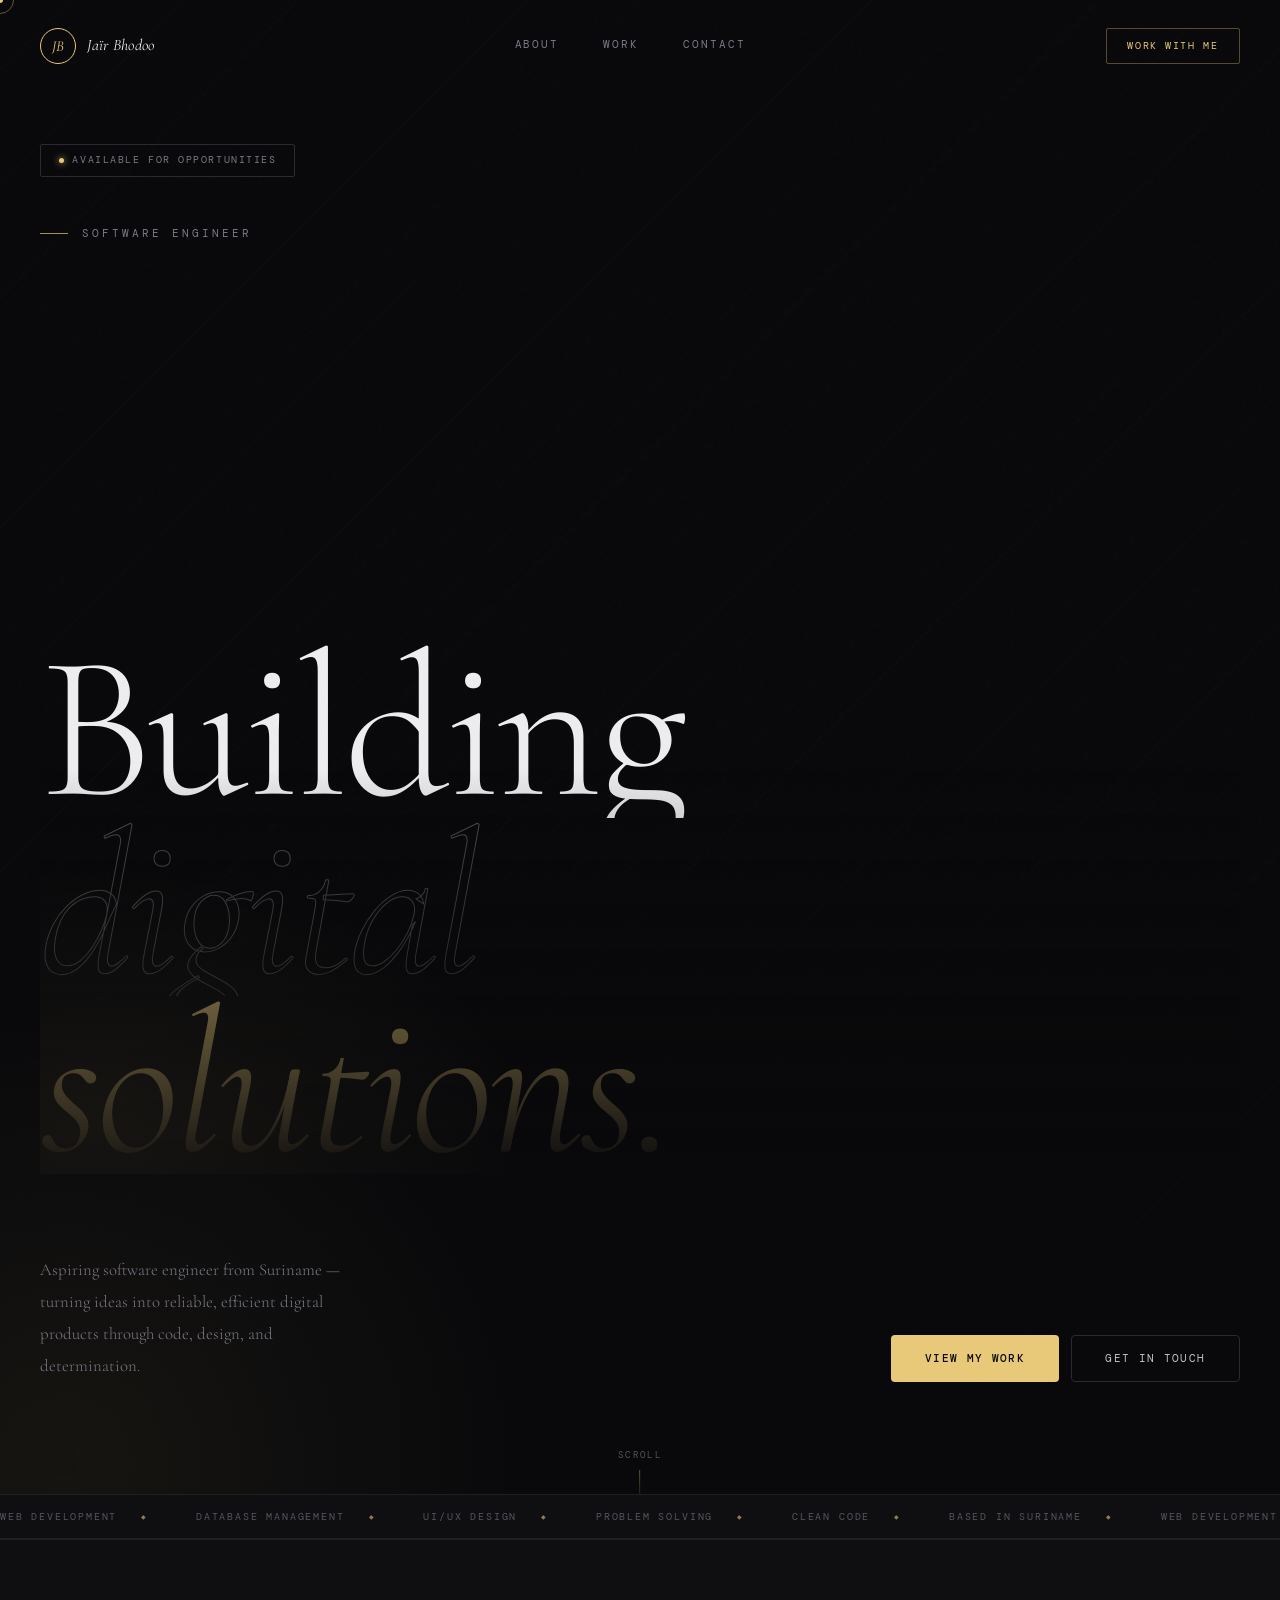
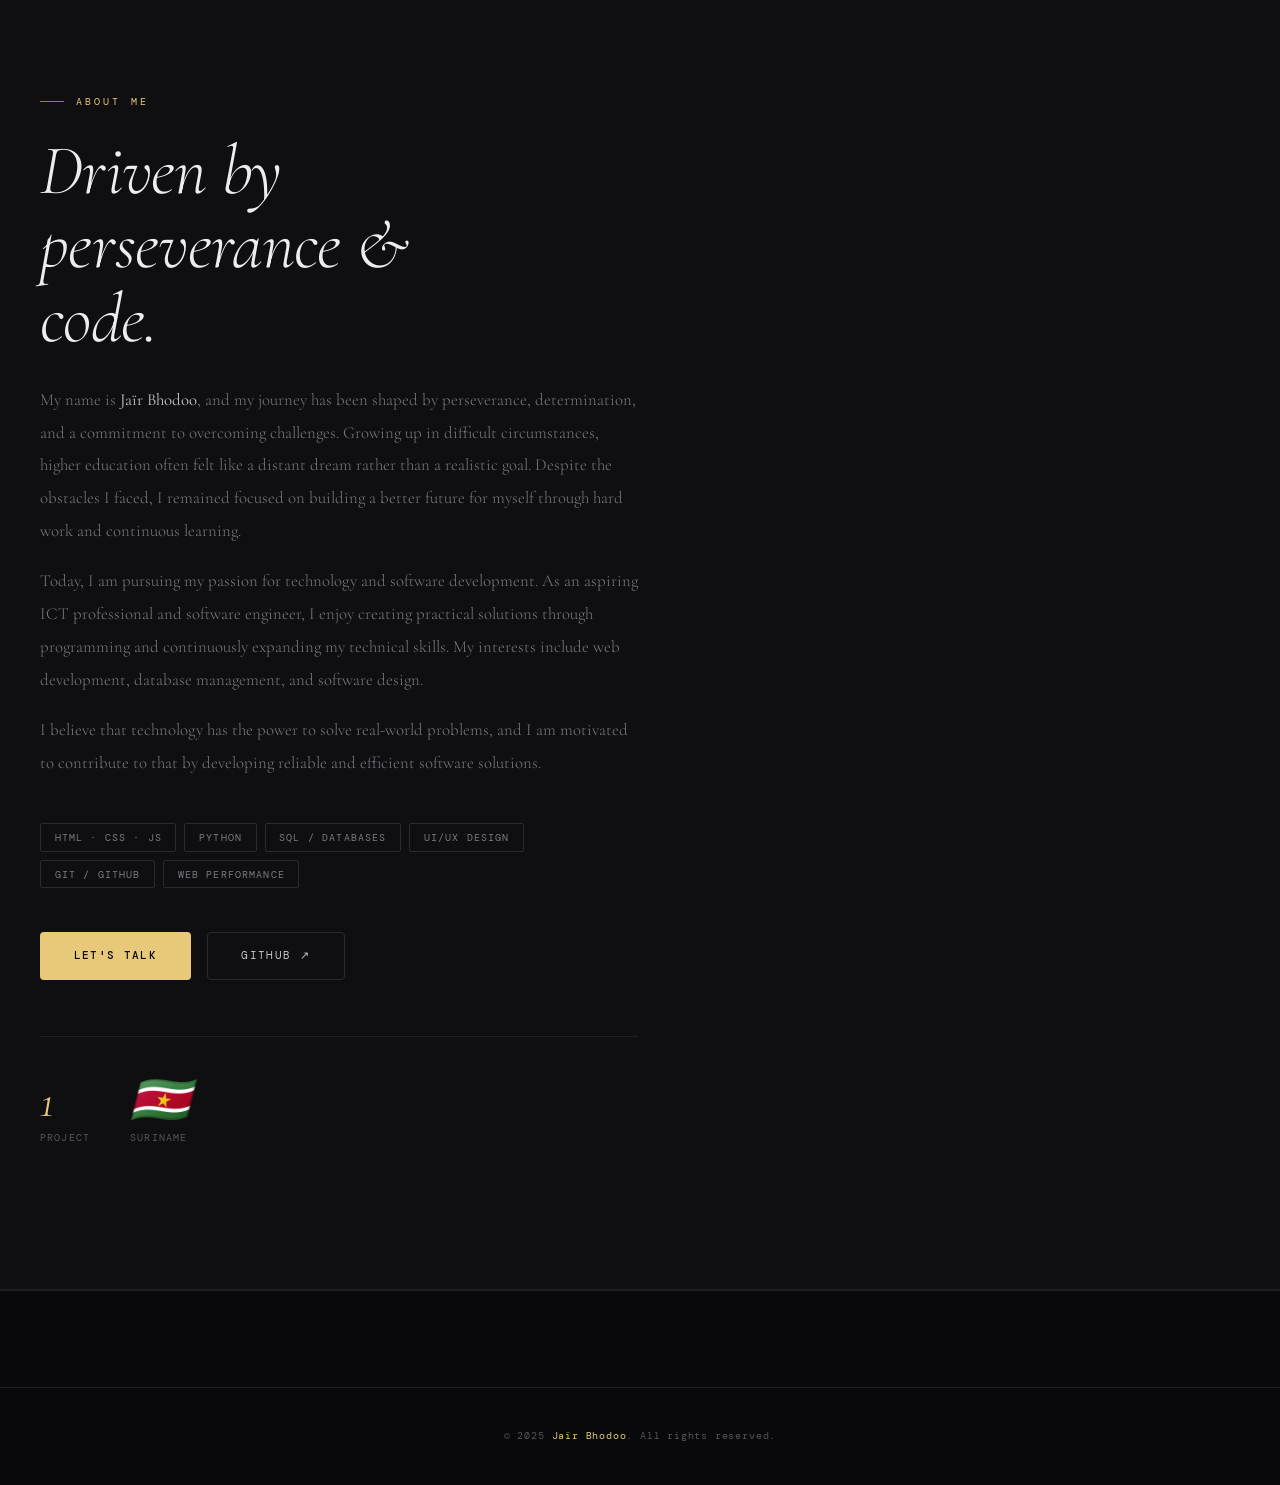
<file: index.html>
<!DOCTYPE html>
<html lang="en">
<head>
  <meta charset="UTF-8" />
  <meta name="viewport" content="width=device-width, initial-scale=1.0" />
  <meta name="description" content="Jaïr Bhodoo — Software Engineer" />
  <title>Jaïr Bhodoo — Software Engineer</title>
  <link rel="stylesheet" href="css/main.css" />
  <link rel="stylesheet" href="css/nav.css" />
  <link rel="stylesheet" href="css/hero.css" />
  <link rel="stylesheet" href="css/about.css" />
  <link rel="stylesheet" href="css/work.css" />
  <link rel="stylesheet" href="css/contact.css" />
</head>
<body>

  <div id="cursor"></div>
  <div id="cursorRing"></div>

  <!-- NAV -->
  <header>
    <div class="container nav-inner">
      <a href="#hero" class="nav-logo">
        <div class="nav-logo-mark">JB</div>
        <span class="nav-logo-text">Jaïr Bhodoo</span>
      </a>
      <nav class="nav-links" id="navLinks">
        <a href="about.html">About</a>
        <a href="work.html">Work</a>
        <a href="contact.html">Contact</a>
      </nav>
      <a href="contact.html" class="nav-cta">work with me</a>
      <button class="nav-toggle" id="navToggle" aria-label="Toggle menu">
        <span></span><span></span><span></span>
      </button>
    </div>
  </header>

  <!-- HERO -->
  <section id="hero">
    <div class="container hero-content">
      <div class="status-badge">
        <span class="status-dot"></span>
        Available for opportunities
      </div>
      <div class="hero-eyebrow"> Software Engineer</div>
      <h1 class="hero-title">

          <section id="hero">

  <!-- Background Video -->
  <video class="hero-video" autoplay muted loop playsinline>
    <source src="img/video.mp4" type="video/mp4">
  </video>

        <span class="line"><span class="line-inner">Building</span></span>
        <span class="line"><span class="line-inner outline">digital</span></span>
        <span class="line"><span class="line-inner accent-text">solutions.</span></span>
      </h1>
    
      <div class="hero-bottom">
        <p class="hero-desc">
          Aspiring software engineer from Suriname — turning ideas into reliable, efficient digital products through code, design, and determination.
        </p>
        <div class="hero-actions">
          <a href="work.html" class="btn btn-primary">View my work</a>
          <a href="contact.html" class="btn btn-ghost">Get in touch</a>
        </div>
      </div>
    </div>
    <div class="scroll-hint" aria-hidden="true">scroll</div>
    <div class="hero-marquee">
      <div class="marquee-track">
        <span class="marquee-item">Web Development</span>
        <span class="marquee-item">Database Management</span>
        <span class="marquee-item">UI/UX Design</span>
        <span class="marquee-item">Problem Solving</span>
        <span class="marquee-item">Clean Code</span>
        <span class="marquee-item">Based in Suriname</span>
      </div>
    </div>
  </section>

  <div class="divider"></div>

  <!-- ABOUT -->
  <section id="about" class="section">
    <div class="container">
      <div class="about-grid">
        <div class="about-text">
          <p class="section-label reveal">About me</p>
          <h2 class="section-title reveal">Driven by<br />perseverance &amp;<br />code.</h2>

          <p class="about-story reveal">
            My name is <strong>Jaïr Bhodoo</strong>, and my journey has been shaped by perseverance, determination, and a commitment to overcoming challenges. Growing up in difficult circumstances, higher education often felt like a distant dream rather than a realistic goal. Despite the obstacles I faced, I remained focused on building a better future for myself through hard work and continuous learning.
          </p>
          <p class="about-story reveal">
            Today, I am pursuing my passion for technology and software development. As an aspiring ICT professional and software engineer, I enjoy creating practical solutions through programming and continuously expanding my technical skills. My interests include web development, database management, and software design.
          </p>
          <p class="about-story reveal">
            I believe that technology has the power to solve real-world problems, and I am motivated to contribute to that by developing reliable and efficient software solutions.
          </p>

          <ul class="skills-list reveal">
            <li class="skill-chip">HTML · CSS · JS</li>
            <li class="skill-chip">Python</li>
            <li class="skill-chip">SQL / Databases</li>
            <li class="skill-chip">UI/UX Design</li>
            <li class="skill-chip">Git / GitHub</li>
            <li class="skill-chip">Web Performance</li>
          </ul>

          <div class="about-actions reveal">
            <a href="contact.html" class="btn btn-primary">Let's talk</a>
            <a href="https://github.com/Ja1r117" class="btn btn-ghost" target="_blank" rel="noopener">GitHub ↗</a>
          </div>

          <div class="about-stats reveal">
            <div class="stat-item">
              <div class="stat-num">1</div>
              <div class="stat-label">Project</div>
            </div>
            <div class="stat-item">
              <div class="stat-num">🇸🇷</div>
              <div class="stat-label">Suriname</div>
            </div>
          </div>
        </div>

        <!-- Photo -->
        <div class="about-visual reveal-right">
          <div class="about-accent-box"></div>
          <div class="photo-frame">
            <img src="img/personal.jpeg" alt="Portrait of Jaïr Bhodoo" loading="lazy" />
            <div class="photo-overlay"></div>
            <div class="photo-scanlines"></div>
          </div>
        </div>
      </div>
    </div>
  </section>

  <div class="divider"></div>

 
      </div>

      <footer class="contact-footer">
        <span class="footer-copy">© 2025 <span>Jaïr Bhodoo</span>. All rights reserved.</span>
        
      </footer>
    </div>
  </section>

  <script src="js/main.js"></script>
</body>
</html>
</file>
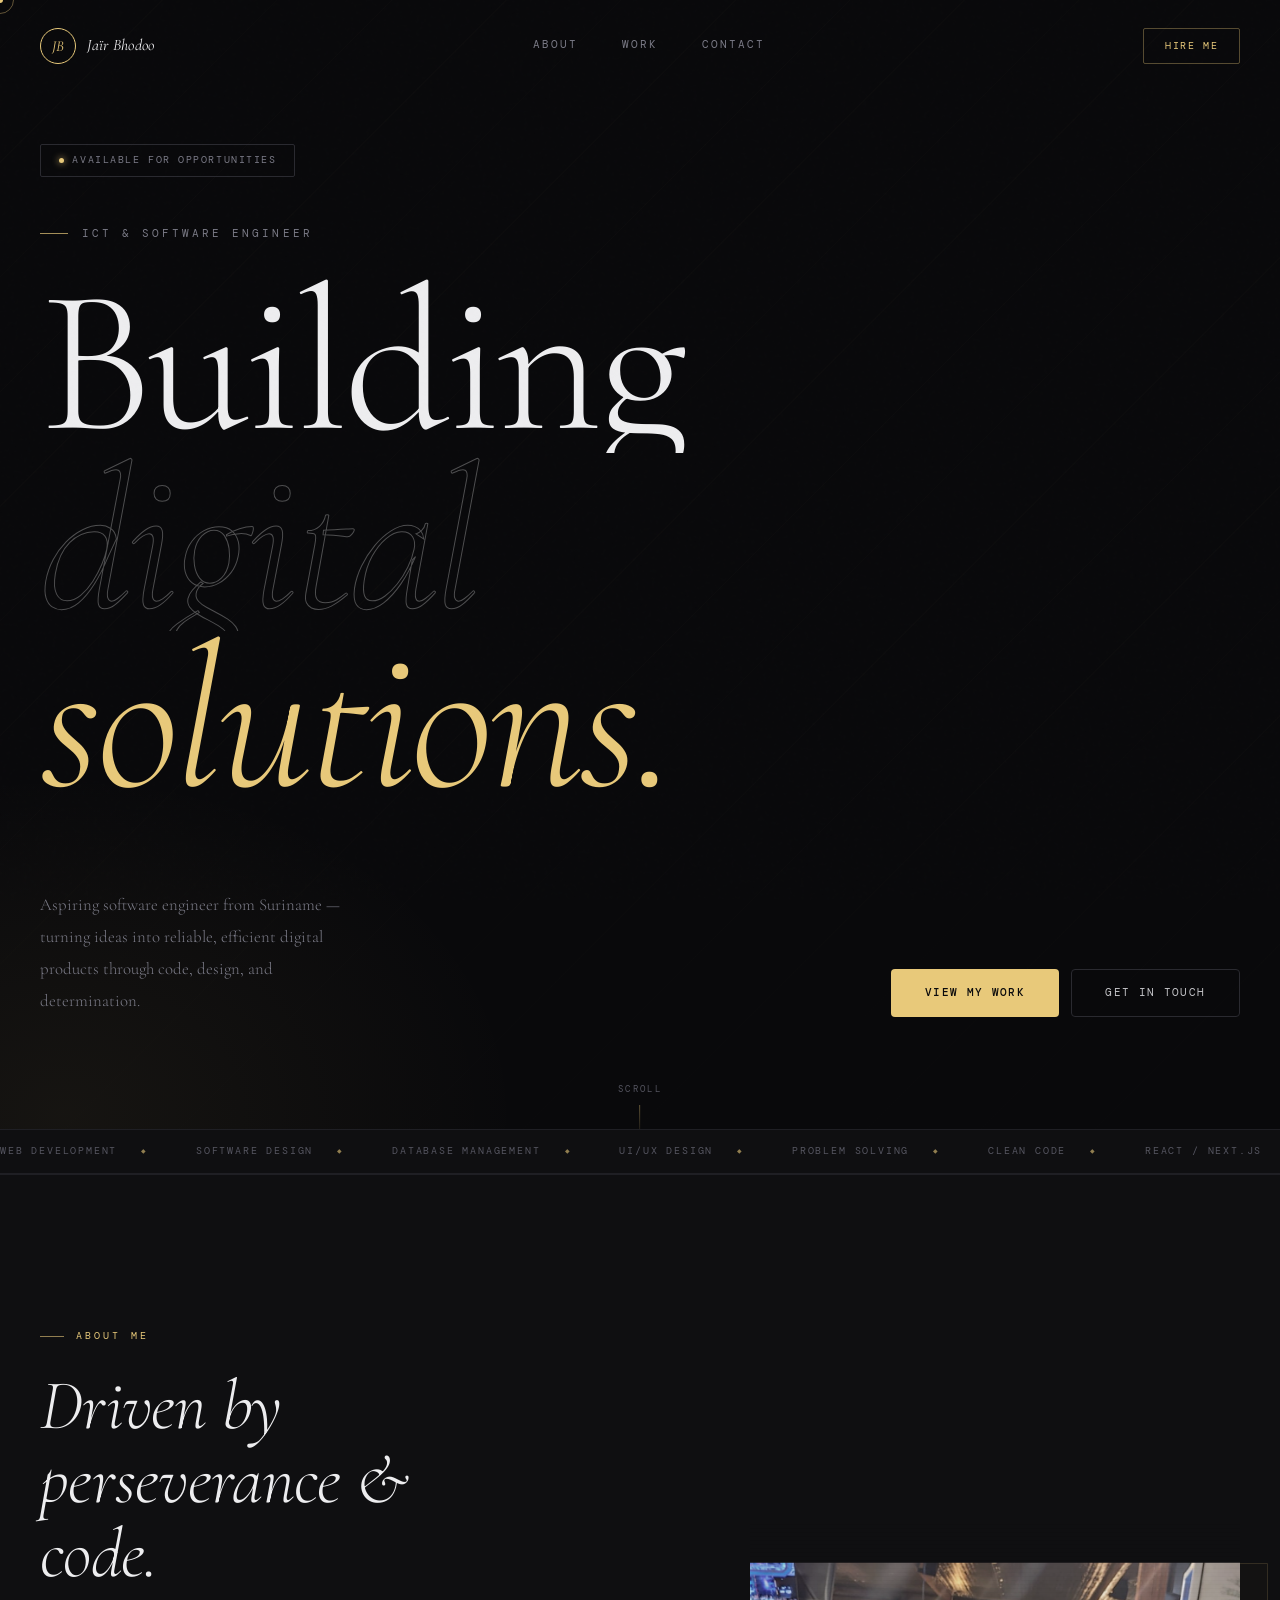
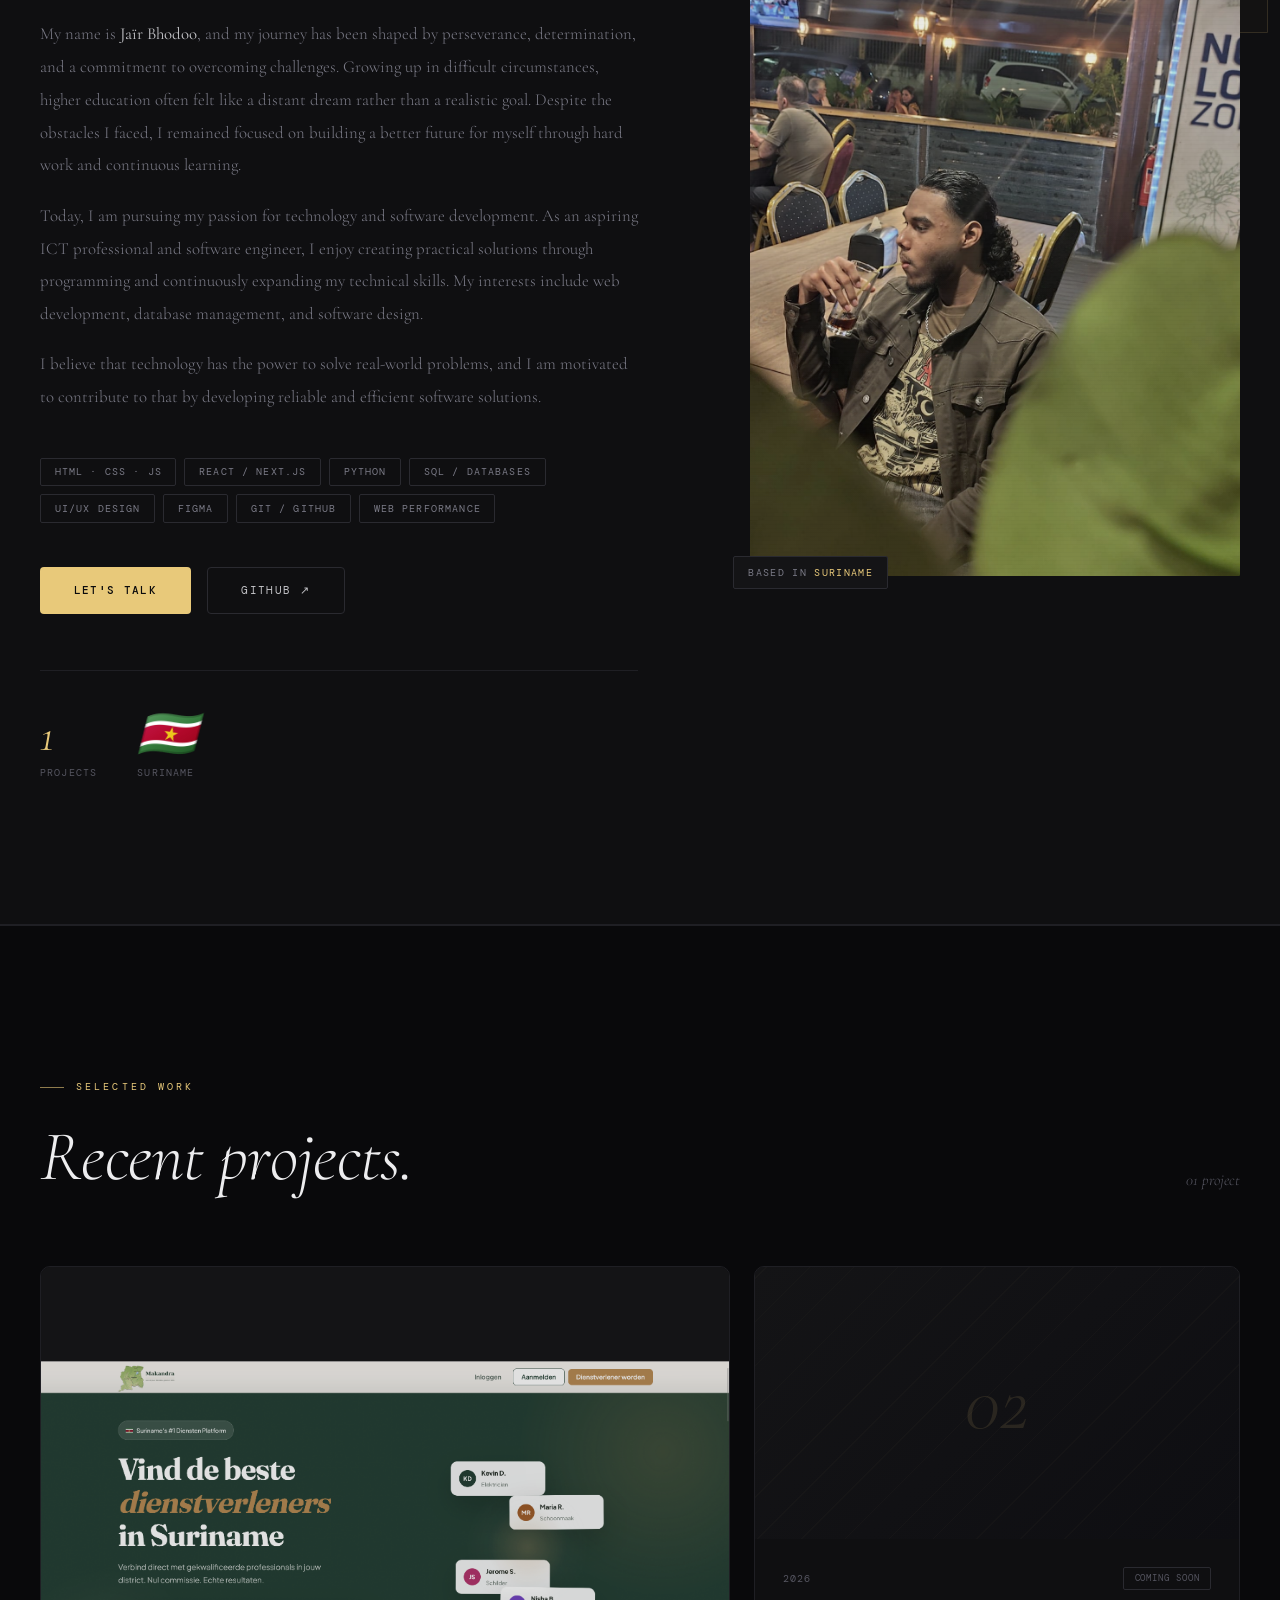
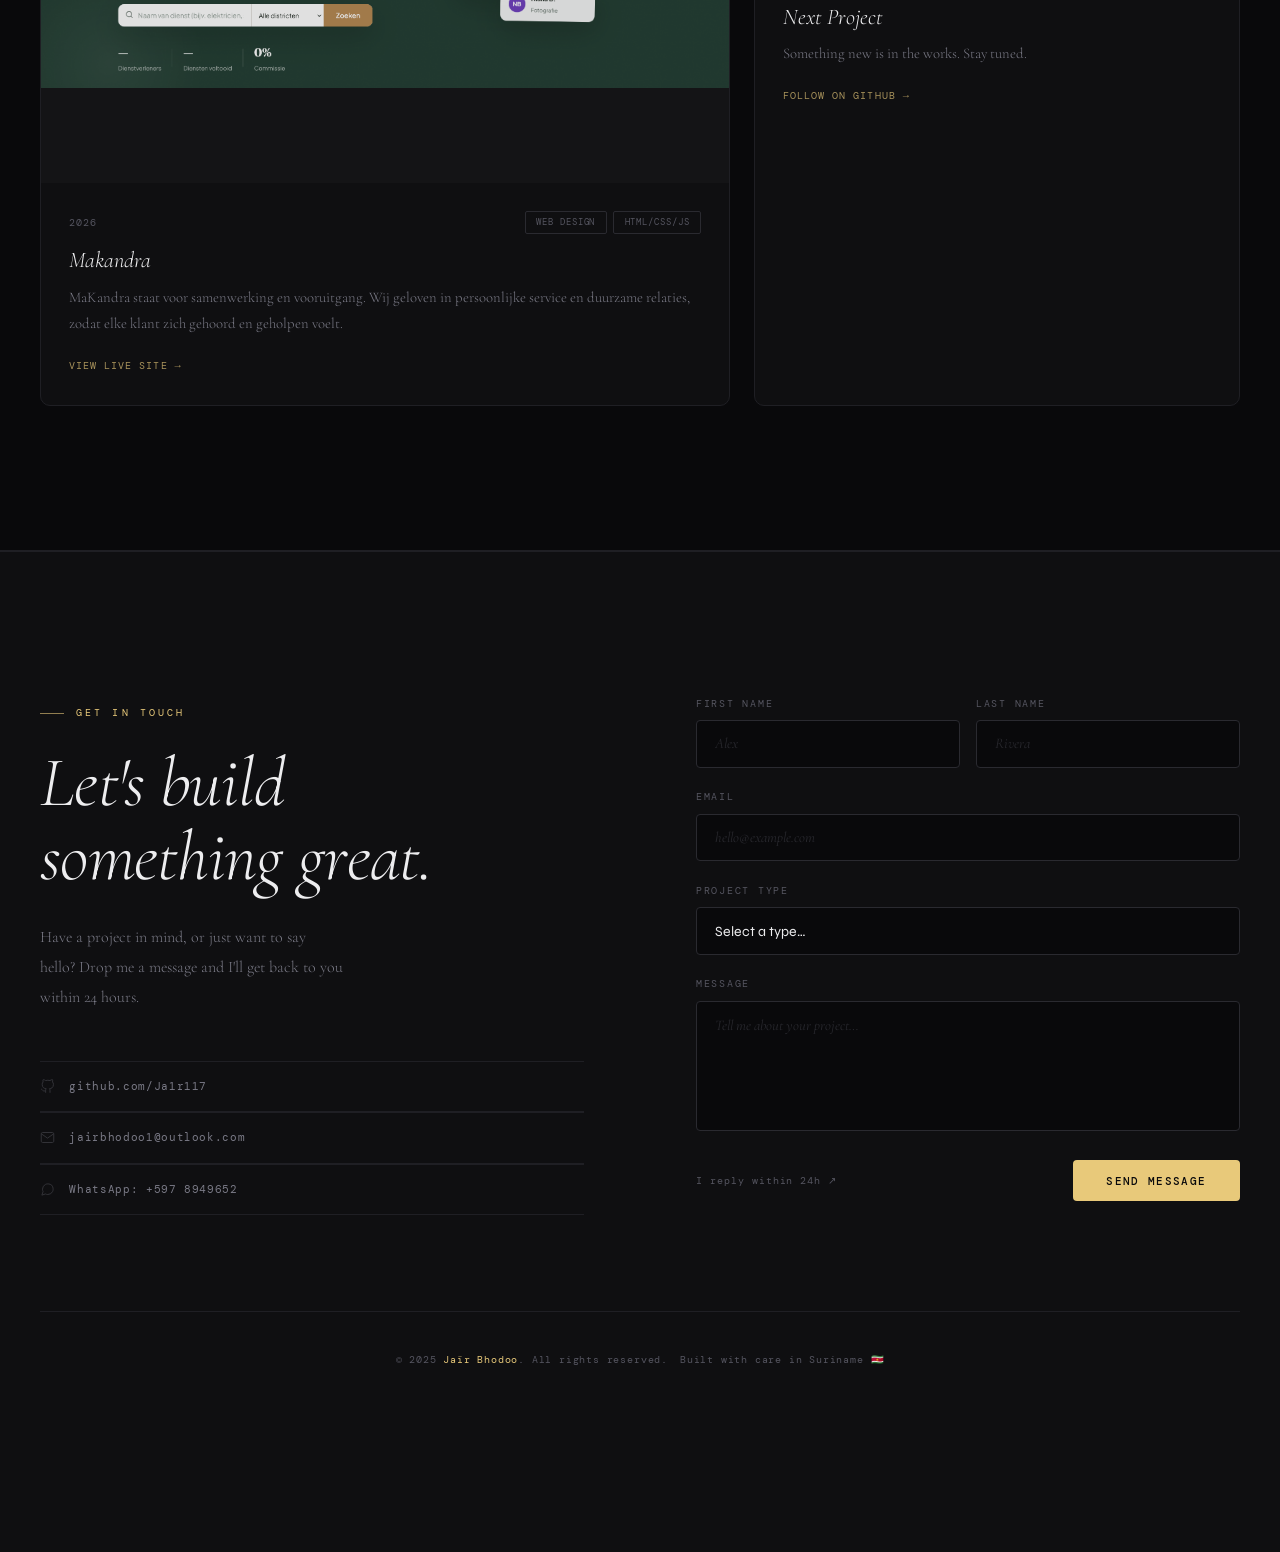
<file: html/index.html>
<!DOCTYPE html>
<html lang="en">
<head>
  <meta charset="UTF-8" />
  <meta name="viewport" content="width=device-width, initial-scale=1.0" />
  <meta name="description" content="Jaïr Bhodoo — ICT & Software Engineer" />
  <title>Jaïr Bhodoo — Software Engineer</title>
  <link rel="stylesheet" href="../css/main.css" />
  <link rel="stylesheet" href="../css/nav.css" />
  <link rel="stylesheet" href="../css/hero.css" />
  <link rel="stylesheet" href="../css/about.css" />
  <link rel="stylesheet" href="../css/work.css" />
  <link rel="stylesheet" href="../css/contact.css" />
</head>
<body>

  <div id="cursor"></div>
  <div id="cursorRing"></div>

  <!-- NAV -->
  <header>
    <div class="container nav-inner">
      <a href="#hero" class="nav-logo">
        <div class="nav-logo-mark">JB</div>
        <span class="nav-logo-text">Jaïr Bhodoo</span>
      </a>
      <nav class="nav-links" id="navLinks">
        <a href="#about">About</a>
        <a href="#work">Work</a>
        <a href="#contact">Contact</a>
      </nav>
      <a href="#contact" class="nav-cta">Hire me</a>
      <button class="nav-toggle" id="navToggle" aria-label="Toggle menu">
        <span></span><span></span><span></span>
      </button>
    </div>
  </header>

  <!-- HERO -->
  <section id="hero">
    <div class="container hero-content">
      <div class="status-badge">
        <span class="status-dot"></span>
        Available for opportunities
      </div>
      <div class="hero-eyebrow">ICT &amp; Software Engineer</div>
      <h1 class="hero-title">
        <span class="line"><span class="line-inner">Building</span></span>
        <span class="line"><span class="line-inner outline">digital</span></span>
        <span class="line"><span class="line-inner accent-text">solutions.</span></span>
      </h1>
      <div class="hero-bottom">
        <p class="hero-desc">
          Aspiring software engineer from Suriname — turning ideas into reliable, efficient digital products through code, design, and determination.
        </p>
        <div class="hero-actions">
          <a href="#work" class="btn btn-primary">View my work</a>
          <a href="#contact" class="btn btn-ghost">Get in touch</a>
        </div>
      </div>
    </div>
    <div class="scroll-hint" aria-hidden="true">scroll</div>
    <div class="hero-marquee">
      <div class="marquee-track">
        <span class="marquee-item">Web Development</span>
        <span class="marquee-item">Software Design</span>
        <span class="marquee-item">Database Management</span>
        <span class="marquee-item">UI/UX Design</span>
        <span class="marquee-item">Problem Solving</span>
        <span class="marquee-item">Clean Code</span>
        <span class="marquee-item">React / Next.js</span>
        <span class="marquee-item">Based in Suriname</span>
      </div>
    </div>
  </section>

  <div class="divider"></div>

  <!-- ABOUT -->
  <section id="about" class="section">
    <div class="container">
      <div class="about-grid">
        <div class="about-text">
          <p class="section-label reveal">About me</p>
          <h2 class="section-title reveal">Driven by<br />perseverance &amp;<br />code.</h2>

          <p class="about-story reveal">
            My name is <strong>Jaïr Bhodoo</strong>, and my journey has been shaped by perseverance, determination, and a commitment to overcoming challenges. Growing up in difficult circumstances, higher education often felt like a distant dream rather than a realistic goal. Despite the obstacles I faced, I remained focused on building a better future for myself through hard work and continuous learning.
          </p>
          <p class="about-story reveal">
            Today, I am pursuing my passion for technology and software development. As an aspiring ICT professional and software engineer, I enjoy creating practical solutions through programming and continuously expanding my technical skills. My interests include web development, database management, and software design.
          </p>
          <p class="about-story reveal">
            I believe that technology has the power to solve real-world problems, and I am motivated to contribute to that by developing reliable and efficient software solutions.
          </p>

          <ul class="skills-list reveal">
            <li class="skill-chip">HTML · CSS · JS</li>
            <li class="skill-chip">React / Next.js</li>
            <li class="skill-chip">Python</li>
            <li class="skill-chip">SQL / Databases</li>
            <li class="skill-chip">UI/UX Design</li>
            <li class="skill-chip">Figma</li>
            <li class="skill-chip">Git / GitHub</li>
            <li class="skill-chip">Web Performance</li>
          </ul>

          <div class="about-actions reveal">
            <a href="#contact" class="btn btn-primary">Let's talk</a>
            <a href="https://github.com/Ja1r117" class="btn btn-ghost" target="_blank" rel="noopener">GitHub ↗</a>
          </div>

          <div class="about-stats reveal">
            <div class="stat-item">
              <div class="stat-num">1</div>
              <div class="stat-label">Projects</div>
            </div>
            <div class="stat-item">
              <div class="stat-num">🇸🇷</div>
              <div class="stat-label">Suriname</div>
            </div>
          </div>
        </div>

        <!-- Photo -->
        <div class="about-visual reveal-right">
          <div class="about-accent-box"></div>
          <div class="photo-frame">
            <img src="../img/personal.jpeg" alt="Portrait of Jaïr Bhodoo" loading="lazy" />
            <div class="photo-overlay"></div>
            <div class="photo-scanlines"></div>
          </div>
          <span class="about-tag">Based in <span>Suriname</span></span>
        </div>
      </div>
    </div>
  </section>

  <div class="divider"></div>

  <!-- WORK -->
  <section id="work" class="section">
    <div class="container">
      <div class="work-header">
        <div>
          <p class="section-label reveal">Selected work</p>
          <h2 class="section-title reveal">Recent projects.</h2>
        </div>
        <span class="work-count reveal">01 project</span>
      </div>

      <div class="projects-grid">
        <article class="project-card project-card--feature reveal">
          <div class="card-img">
            <img src="../img/mkdra.png" alt="Makandra project screenshot" />
          </div>
          <div class="card-body">
            <div class="card-meta">
              <span class="card-year">2026</span>
              <div class="card-tags">
                <span class="card-tag">Web Design</span>
                <span class="card-tag">HTML/CSS/JS</span>
              </div>
            </div>
            <h3 class="card-title">Makandra</h3>
            <p class="card-desc">
              MaKandra staat voor samenwerking en vooruitgang. Wij geloven in persoonlijke service en duurzame relaties, zodat elke klant zich gehoord en geholpen voelt.
            </p>
            <a href="https://ja1r117.github.io/MaKandra-/" class="card-link" target="_blank" rel="noopener">View live site →</a>
          </div>
        </article>

        <article class="project-card project-card--half reveal">
          <div class="card-img">
            <div class="card-img-placeholder"><span class="card-num">02</span></div>
          </div>
          <div class="card-body">
            <div class="card-meta">
              <span class="card-year">2026</span>
              <div class="card-tags"><span class="card-tag">Coming soon</span></div>
            </div>
            <h3 class="card-title">Next Project</h3>
            <p class="card-desc">Something new is in the works. Stay tuned.</p>
            <a href="https://github.com/Ja1r117" class="card-link" target="_blank" rel="noopener">Follow on GitHub →</a>
          </div>
        </article>
      </div>
    </div>
  </section>

  <div class="divider"></div>

  <!-- CONTACT -->
  <section id="contact" class="section">
    <div class="container">
      <div class="contact-inner">
        <div class="contact-heading">
          <p class="section-label reveal">Get in touch</p>
          <h2 class="section-title reveal">Let's build<br />something great.</h2>
          <p class="contact-sub reveal">
            Have a project in mind, or just want to say hello? Drop me a message and I'll get back to you within 24 hours.
          </p>
          <ul class="contact-socials reveal">
            <li>
              <a href="https://github.com/Ja1r117" class="social-link" target="_blank" rel="noopener">
                <svg class="social-icon" viewBox="0 0 24 24" fill="none" stroke="currentColor" stroke-width="1.5"><path d="M9 19c-5 1.5-5-2.5-7-3m14 6v-3.87a3.37 3.37 0 0 0-.94-2.61c3.14-.35 6.44-1.54 6.44-7A5.44 5.44 0 0 0 20 4.77 5.07 5.07 0 0 0 19.91 1S18.73.65 16 2.48a13.38 13.38 0 0 0-7 0C6.27.65 5.09 1 5.09 1A5.07 5.07 0 0 0 5 4.77a5.44 5.44 0 0 0-1.5 3.78c0 5.42 3.3 6.61 6.44 7A3.37 3.37 0 0 0 9 18.13V22"/></svg>
                github.com/Ja1r117
              </a>
            </li>
            <li>
              <a href="mailto:jairbhodoo1@outlook.com" class="social-link">
                <svg class="social-icon" viewBox="0 0 24 24" fill="none" stroke="currentColor" stroke-width="1.5"><path d="M4 4h16c1.1 0 2 .9 2 2v12c0 1.1-.9 2-2 2H4c-1.1 0-2-.9-2-2V6c0-1.1.9-2 2-2z"/><polyline points="22,6 12,13 2,6"/></svg>
                jairbhodoo1@outlook.com
              </a>
            </li>
            <li>
              <a href="https://wa.me/5978949652" class="social-link" target="_blank" rel="noopener">
                <svg class="social-icon" viewBox="0 0 24 24" fill="none" stroke="currentColor" stroke-width="1.5"><path d="M21 11.5a8.38 8.38 0 0 1-.9 3.8 8.5 8.5 0 0 1-7.6 4.7 8.38 8.38 0 0 1-3.8-.9L3 21l1.9-5.7a8.38 8.38 0 0 1-.9-3.8 8.5 8.5 0 0 1 4.7-7.6 8.38 8.38 0 0 1 3.8-.9h.5a8.48 8.48 0 0 1 8 8v.5z"/></svg>
                WhatsApp: +597 8949652
              </a>
            </li>
          </ul>
        </div>

        <div class="reveal">
          <form class="contact-form" id="contactForm" novalidate>
            <div class="form-row">
              <div class="form-group">
                <label for="fname">First name</label>
                <input type="text" id="fname" name="fname" placeholder="Alex" required />
              </div>
              <div class="form-group">
                <label for="lname">Last name</label>
                <input type="text" id="lname" name="lname" placeholder="Rivera" required />
              </div>
            </div>
            <div class="form-group">
              <label for="email">Email</label>
              <input type="email" id="email" name="email" placeholder="hello@example.com" required />
            </div>
            <div class="form-group">
              <label for="project">Project type</label>
              <select id="project" name="project">
                <option value="" disabled selected>Select a type…</option>
                <option value="website">Website / Landing Page</option>
                <option value="webapp">Web Application</option>
                <option value="other">Other</option>
              </select>
            </div>
            <div class="form-group">
              <label for="message">Message</label>
              <textarea id="message" name="message" placeholder="Tell me about your project…" required></textarea>
            </div>
            <div class="form-submit">
              <span class="form-note">I reply within 24h ↗</span>
              <button type="submit" class="btn btn-primary">Send message</button>
            </div>
          </form>
          <div class="form-success" id="formSuccess">✦ Message sent — I'll be in touch soon.</div>
        </div>
      </div>

      <footer class="contact-footer">
        <span class="footer-copy">© 2025 <span>Jaïr Bhodoo</span>. All rights reserved.</span>
        <span>Built with care in Suriname 🇸🇷</span>
      </footer>
    </div>
  </section>

  <script src="../js/main.js"></script>
</body>
</html>
</file>
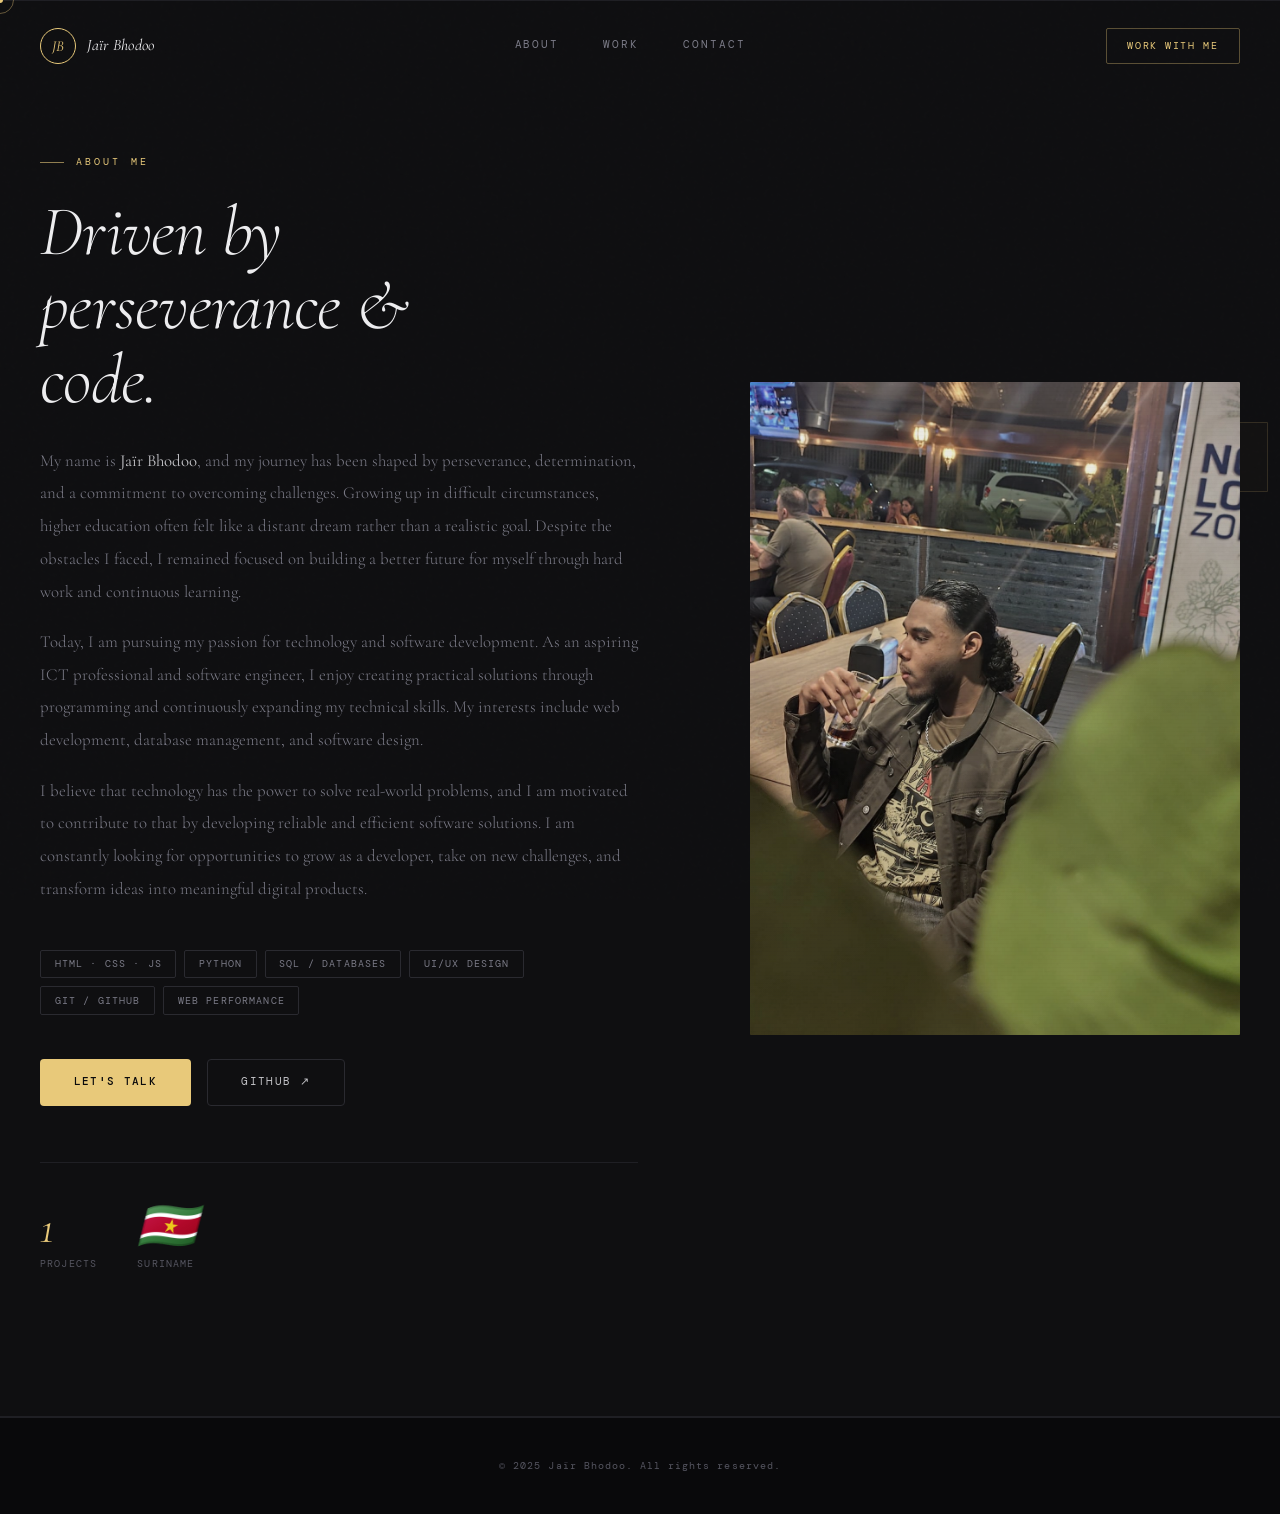
<file: about.html>
<!DOCTYPE html>
<html lang="en">
<head>
  <meta charset="UTF-8" />
  <meta name="viewport" content="width=device-width, initial-scale=1.0" />
  <meta name="description" content="Jaïr Bhodoo — About" />
  <title>About — Jaïr Bhodoo</title>
  <link rel="stylesheet" href="css/main.css" />
  <link rel="stylesheet" href="css/nav.css" />
  <link rel="stylesheet" href="css/about.css" />
</head>
<body>
  <div id="cursor"></div>
  <div id="cursorRing"></div>

  <header>
    <div class="container nav-inner">
      <a href="index.html" class="nav-logo">
        <div class="nav-logo-mark">JB</div>
        <span class="nav-logo-text">Jaïr Bhodoo</span>
      </a>
      <nav class="nav-links" id="navLinks">
        <a href="about.html" class="active">About</a>
        <a href="work.html">Work</a>
        <a href="contact.html">Contact</a>
      </nav>
      <a href="contact.html" class="nav-cta">work with me</a>
      <button class="nav-toggle" id="navToggle" aria-label="Toggle menu">
        <span></span><span></span><span></span>
      </button>
    </div>
  </header>

  <section id="about" class="section">
    <div class="container">
      <div class="about-grid">
        <div class="about-text">
          <p class="section-label reveal">About me</p>
          <h2 class="section-title reveal">Driven by<br />perseverance &amp;<br />code.</h2>
          <p class="about-story reveal">
            My name is <strong>Jaïr Bhodoo</strong>, and my journey has been shaped by perseverance, determination, and a commitment to overcoming challenges. Growing up in difficult circumstances, higher education often felt like a distant dream rather than a realistic goal. Despite the obstacles I faced, I remained focused on building a better future for myself through hard work and continuous learning.
          </p>
          <p class="about-story reveal">
            Today, I am pursuing my passion for technology and software development. As an aspiring ICT professional and software engineer, I enjoy creating practical solutions through programming and continuously expanding my technical skills. My interests include web development, database management, and software design.
          </p>
          <p class="about-story reveal">
            I believe that technology has the power to solve real-world problems, and I am motivated to contribute to that by developing reliable and efficient software solutions. I am constantly looking for opportunities to grow as a developer, take on new challenges, and transform ideas into meaningful digital products.
          </p>
          <ul class="skills-list reveal">
            <li class="skill-chip">HTML · CSS · JS</li>
            <li class="skill-chip">Python</li>
            <li class="skill-chip">SQL / Databases</li>
            <li class="skill-chip">UI/UX Design</li>
            <li class="skill-chip">Git / GitHub</li>
            <li class="skill-chip">Web Performance</li>
          </ul>
          <div class="about-actions reveal">
            <a href="contact.html" class="btn btn-primary">Let's talk</a>
            <a href="https://github.com/Ja1r117" class="btn btn-ghost" target="_blank" rel="noopener">GitHub ↗</a>
          </div>
          <div class="about-stats reveal">
            <div class="stat-item">
              <div class="stat-num">1</div>
              <div class="stat-label">Projects</div>
            </div>
            <div class="stat-item">
              <div class="stat-num">🇸🇷</div>
              <div class="stat-label">Suriname</div>
            </div>
          </div>
        </div>

        <div class="about-visual reveal-right">
          <div class="about-accent-box"></div>
          <div class="photo-frame">
            <img src="img/personal.jpeg" alt="Portrait of Jaïr Bhodoo" loading="lazy" />
            <div class="photo-overlay"></div>
            <div class="photo-scanlines"></div>
          </div>
        </div>
      </div>
    </div>
  </section>

  <footer class="page-footer">
    <span>© 2025 Jaïr Bhodoo. All rights reserved.</span>
  </footer>

  <script src="js/main.js"></script>
</body>
</html>
</file>
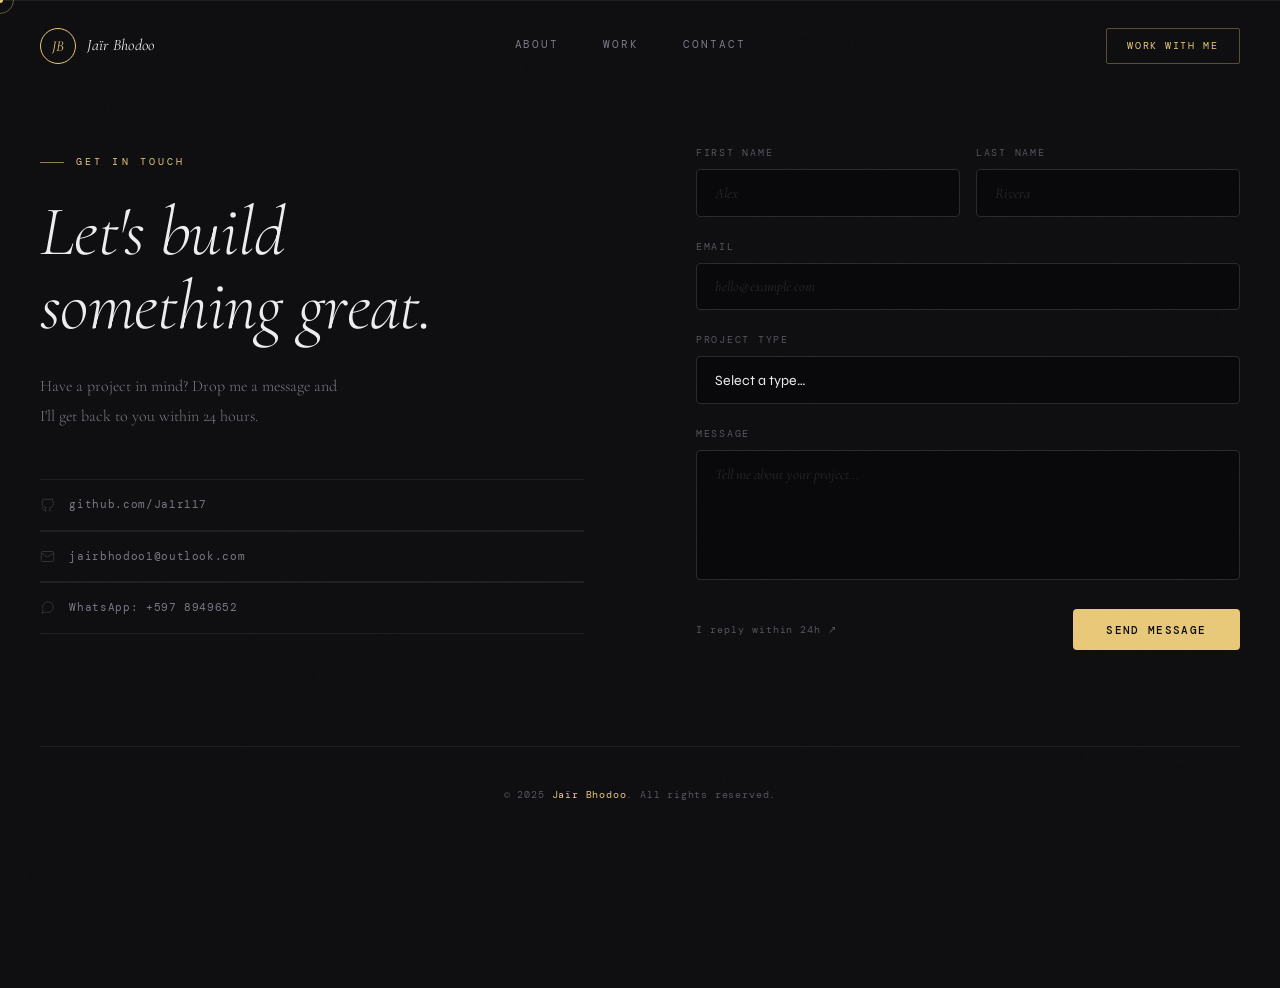
<file: contact.html>
<!DOCTYPE html>
<html lang="en">
<head>
  <meta charset="UTF-8" />
  <meta name="viewport" content="width=device-width, initial-scale=1.0" />
  <meta name="description" content="Jaïr Bhodoo — Contact" />
  <title>Contact — Jaïr Bhodoo</title>
  <link rel="stylesheet" href="css/main.css" />
  <link rel="stylesheet" href="css/nav.css" />
  <link rel="stylesheet" href="css/contact.css" />
</head>
<body>
  <div id="cursor"></div>
  <div id="cursorRing"></div>

  <header>
    <div class="container nav-inner">
      <a href="index.html" class="nav-logo">
        <div class="nav-logo-mark">JB</div>
        <span class="nav-logo-text">Jaïr Bhodoo</span>
      </a>
      <nav class="nav-links" id="navLinks">
        <a href="about.html">About</a>
        <a href="work.html">Work</a>
        <a href="contact.html" class="active">Contact</a>
      </nav>
      <a href="contact.html" class="nav-cta">work with me</a>
      <button class="nav-toggle" id="navToggle" aria-label="Toggle menu">
        <span></span><span></span><span></span>
      </button>
    </div>
  </header>

  <section id="contact" class="section">
    <div class="container">
      <div class="contact-inner">
        <div class="contact-heading">
          <p class="section-label reveal">Get in touch</p>
          <h2 class="section-title reveal">Let's build<br />something great.</h2>
          <p class="contact-sub reveal">
            Have a project in mind? Drop me a message and I'll get back to you within 24 hours.
          </p>
          <ul class="contact-socials reveal">
            <li>
              <a href="https://github.com/Ja1r117" class="social-link" target="_blank" rel="noopener">
                <svg class="social-icon" viewBox="0 0 24 24" fill="none" stroke="currentColor" stroke-width="1.5"><path d="M9 19c-5 1.5-5-2.5-7-3m14 6v-3.87a3.37 3.37 0 0 0-.94-2.61c3.14-.35 6.44-1.54 6.44-7A5.44 5.44 0 0 0 20 4.77 5.07 5.07 0 0 0 19.91 1S18.73.65 16 2.48a13.38 13.38 0 0 0-7 0C6.27.65 5.09 1 5.09 1A5.07 5.07 0 0 0 5 4.77a5.44 5.44 0 0 0-1.5 3.78c0 5.42 3.3 6.61 6.44 7A3.37 3.37 0 0 0 9 18.13V22"/></svg>
                github.com/Ja1r117
              </a>
            </li>
            <li>
              <a href="mailto:jairbhodoo1@outlook.com" class="social-link">
                <svg class="social-icon" viewBox="0 0 24 24" fill="none" stroke="currentColor" stroke-width="1.5"><path d="M4 4h16c1.1 0 2 .9 2 2v12c0 1.1-.9 2-2 2H4c-1.1 0-2-.9-2-2V6c0-1.1.9-2 2-2z"/><polyline points="22,6 12,13 2,6"/></svg>
                jairbhodoo1@outlook.com
              </a>
            </li>
            <li>
              <a href="https://wa.me/5978949652" class="social-link" target="_blank" rel="noopener">
                <svg class="social-icon" viewBox="0 0 24 24" fill="none" stroke="currentColor" stroke-width="1.5"><path d="M21 11.5a8.38 8.38 0 0 1-.9 3.8 8.5 8.5 0 0 1-7.6 4.7 8.38 8.38 0 0 1-3.8-.9L3 21l1.9-5.7a8.38 8.38 0 0 1-.9-3.8 8.5 8.5 0 0 1 4.7-7.6 8.38 8.38 0 0 1 3.8-.9h.5a8.48 8.48 0 0 1 8 8v.5z"/></svg>
                WhatsApp: +597 8949652
              </a>
            </li>
          </ul>
        </div>

        <div class="reveal">
          <form class="contact-form" id="contactForm" novalidate>
            <div class="form-row">
              <div class="form-group">
                <label for="fname">First name</label>
                <input type="text" id="fname" name="fname" placeholder="Alex" required />
              </div>
              <div class="form-group">
                <label for="lname">Last name</label>
                <input type="text" id="lname" name="lname" placeholder="Rivera" required />
              </div>
            </div>
            <div class="form-group">
              <label for="email">Email</label>
              <input type="email" id="email" name="email" placeholder="hello@example.com" required />
            </div>
            <div class="form-group">
              <label for="project">Project type</label>
              <select id="project" name="project">
                <option value="" disabled selected>Select a type…</option>
                <option value="website">Website / Landing Page</option>
                <option value="webapp">Web Application</option>
                <option value="other">Other</option>
              </select>
            </div>
            <div class="form-group">
              <label for="message">Message</label>
              <textarea id="message" name="message" placeholder="Tell me about your project…" required></textarea>
            </div>
            <div class="form-submit">
              <span class="form-note">I reply within 24h ↗</span>
              <button type="submit" class="btn btn-primary">Send message</button>
            </div>
          </form>
          <div class="form-success" id="formSuccess">✦ Message sent — I'll be in touch soon.</div>
        </div>
      </div>

      <footer class="contact-footer">
        <span class="footer-copy">© 2025 <span>Jaïr Bhodoo</span>. All rights reserved.</span>
       
      </footer>
    </div>
  </section>

  <script src="js/main.js"></script>
</body>
</html>
</file>
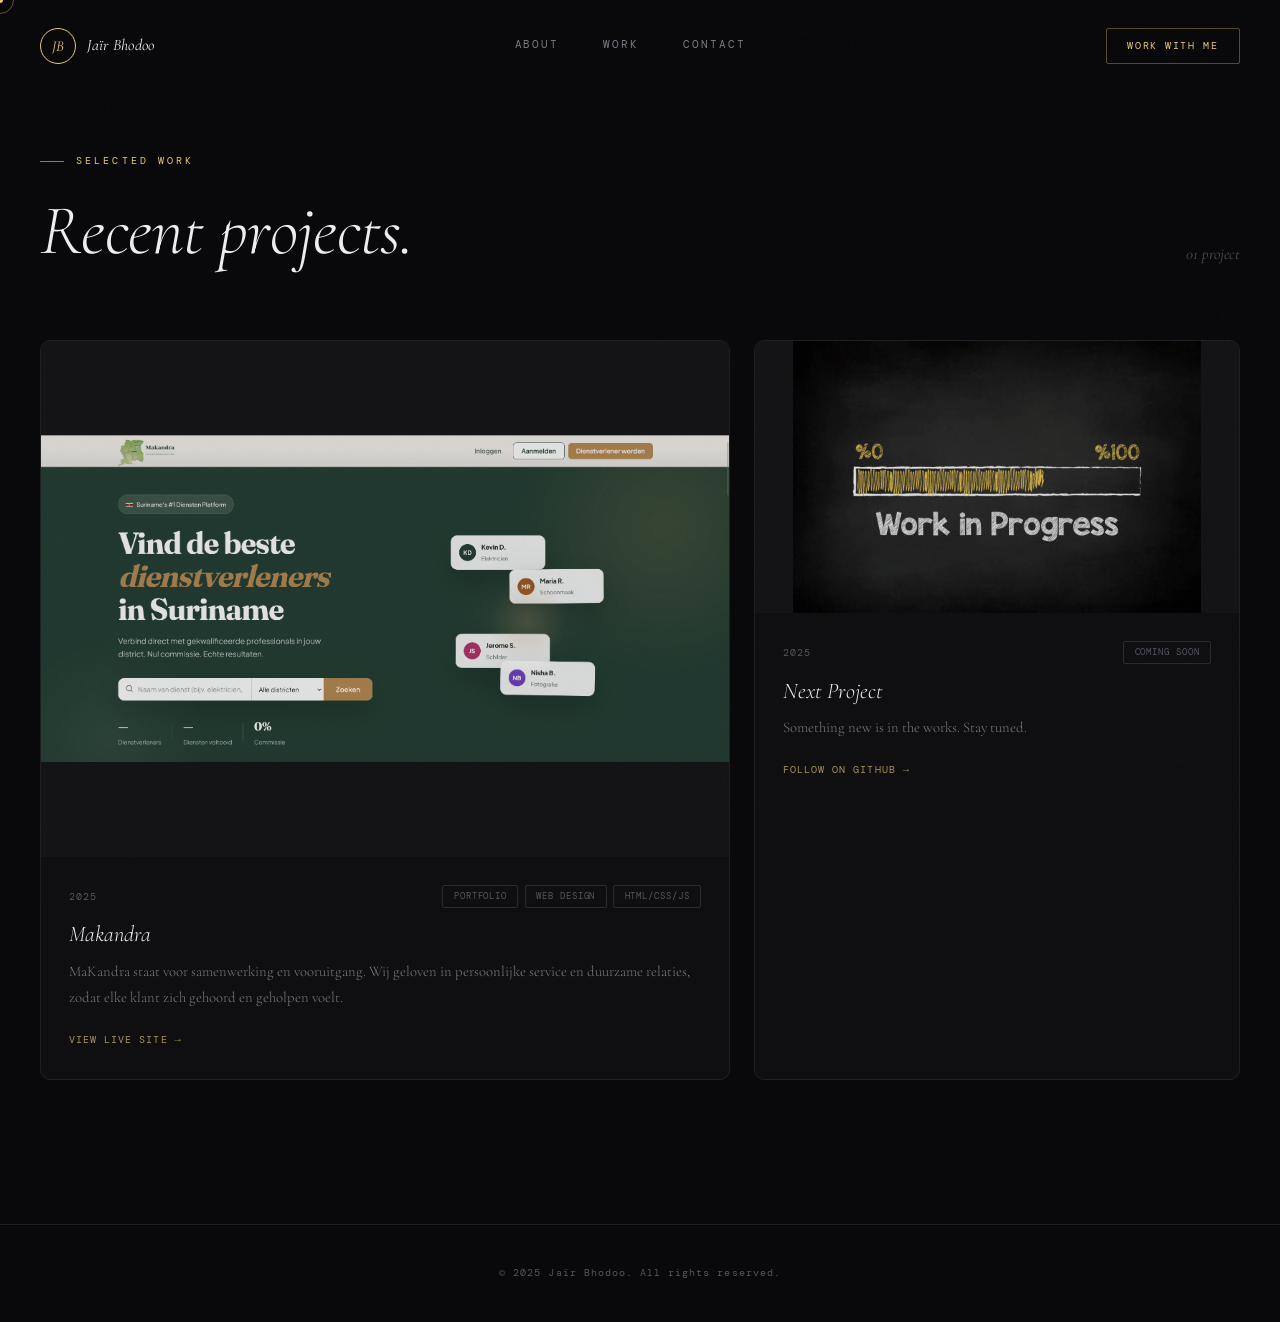
<file: work.html>
<!DOCTYPE html>
<html lang="en">
<head>
  <meta charset="UTF-8" />
  <meta name="viewport" content="width=device-width, initial-scale=1.0" />
  <meta name="description" content="Jaïr Bhodoo — Work & Projects" />
  <title>Work — Jaïr Bhodoo</title>
  <link rel="stylesheet" href="css/main.css" />
  <link rel="stylesheet" href="css/nav.css" />
  <link rel="stylesheet" href="css/work.css" />
</head>
<body>
  <div id="cursor"></div>
  <div id="cursorRing"></div>

  <header>
    <div class="container nav-inner">
      <a href="index.html" class="nav-logo">
        <div class="nav-logo-mark">JB</div>
        <span class="nav-logo-text">Jaïr Bhodoo</span>
      </a>
      <nav class="nav-links" id="navLinks">
        <a href="about.html">About</a>
        <a href="work.html" class="active">Work</a>
        <a href="contact.html">Contact</a>
      </nav>
      <a href="contact.html" class="nav-cta">work with me</a>
      <button class="nav-toggle" id="navToggle" aria-label="Toggle menu">
        <span></span><span></span><span></span>
      </button>
    </div>
  </header>

  <section id="work" class="section">
    <div class="container">
      <div class="work-header">
        <div>
          <p class="section-label reveal">Selected work</p>
          <h2 class="section-title reveal">Recent projects.</h2>
        </div>
        <span class="work-count reveal">01 project</span>
      </div>

      <div class="projects-grid">
        <article class="project-card project-card--feature reveal">
          <div class="card-img">
            <img src="img/mkdra.png" alt="Makandra project screenshot" />
          </div>
          <div class="card-body">
            <div class="card-meta">
              <span class="card-year">2025</span>
              <div class="card-tags">
                <span class="card-tag">Portfolio</span>
                <span class="card-tag">Web Design</span>
                <span class="card-tag">HTML/CSS/JS</span>
              </div>
            </div>
            <h3 class="card-title">Makandra</h3>
            <p class="card-desc">
              MaKandra staat voor samenwerking en vooruitgang. Wij geloven in persoonlijke service en duurzame relaties, zodat elke klant zich gehoord en geholpen voelt.
            </p>
            <a href="https://ja1r117.github.io/MaKandra-/" class="card-link" target="_blank" rel="noopener">View live site →</a>
          </div>
        </article>

        <article class="project-card project-card--half reveal">
          <div class="card-img">
              <img src="img/progress.jpg" alt="in progress" />
            <div class="card-img-placeholder"><span class="card-num">02</span></div>
          </div>
          <div class="card-body">
            <div class="card-meta">
              <span class="card-year">2025</span>
              <div class="card-tags"><span class="card-tag">Coming soon</span></div>
            </div>
            <h3 class="card-title">Next Project</h3>
            <p class="card-desc">Something new is in the works. Stay tuned.</p>
            <a href="https://github.com/Ja1r117" class="card-link" target="_blank" rel="noopener">Follow on GitHub →</a>
          </div>
        </article>
      </div>
    </div>
  </section>

  <footer class="page-footer">
    <span>© 2025 Jaïr Bhodoo. All rights reserved.</span>
  </footer>

  <script src="js/main.js"></script>
</body>
</html>
</file>
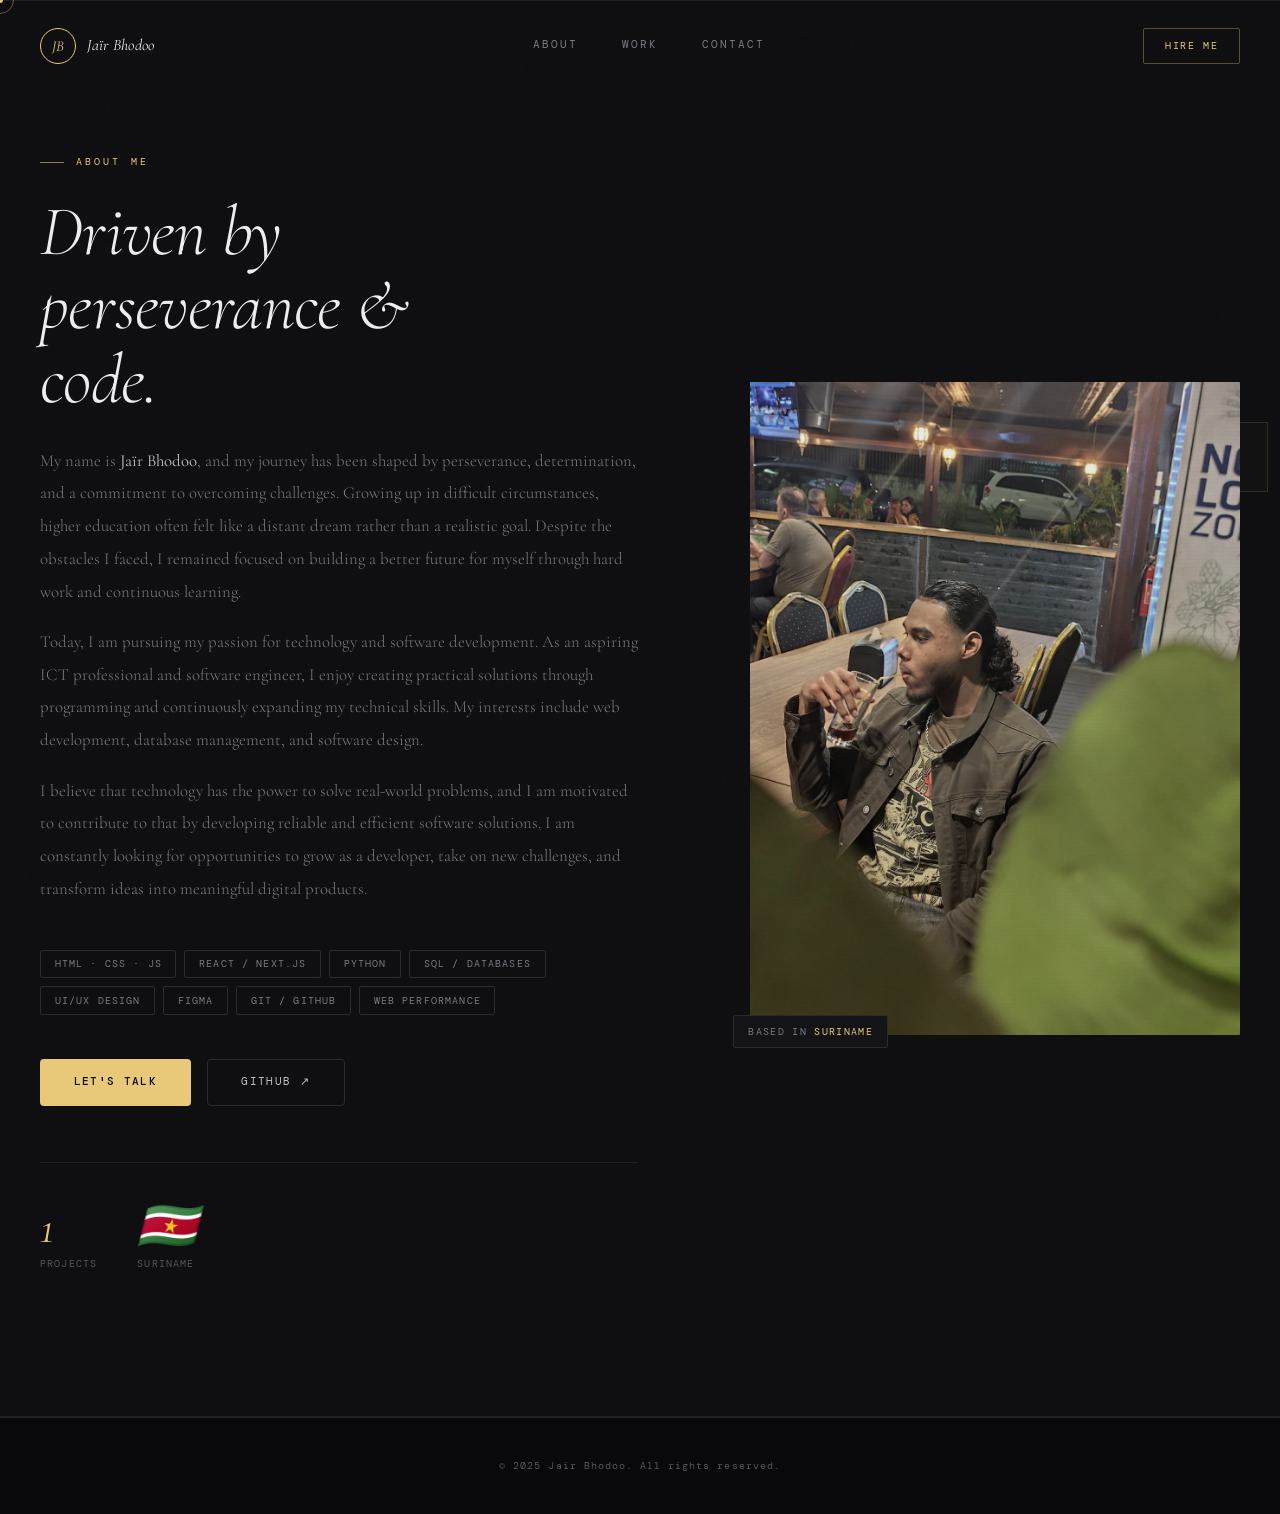
<file: html/about.html>
<!DOCTYPE html>
<html lang="en">
<head>
  <meta charset="UTF-8" />
  <meta name="viewport" content="width=device-width, initial-scale=1.0" />
  <meta name="description" content="Jaïr Bhodoo — About" />
  <title>About — Jaïr Bhodoo</title>
  <link rel="stylesheet" href="../css/main.css" />
  <link rel="stylesheet" href="../css/nav.css" />
  <link rel="stylesheet" href="../css/about.css" />
</head>
<body>
  <div id="cursor"></div>
  <div id="cursorRing"></div>

  <header>
    <div class="container nav-inner">
      <a href="../html/index.html" class="nav-logo">
        <div class="nav-logo-mark">JB</div>
        <span class="nav-logo-text">Jaïr Bhodoo</span>
      </a>
      <nav class="nav-links" id="navLinks">
        <a href="../html/about.html" class="active">About</a>
        <a href="../html/work.html">Work</a>
        <a href="../html/contact.html">Contact</a>
      </nav>
      <a href="../html/contact.html" class="nav-cta">Hire me</a>
      <button class="nav-toggle" id="navToggle" aria-label="Toggle menu">
        <span></span><span></span><span></span>
      </button>
    </div>
  </header>

  <section id="about" class="section">
    <div class="container">
      <div class="about-grid">
        <div class="about-text">
          <p class="section-label reveal">About me</p>
          <h2 class="section-title reveal">Driven by<br />perseverance &amp;<br />code.</h2>
          <p class="about-story reveal">
            My name is <strong>Jaïr Bhodoo</strong>, and my journey has been shaped by perseverance, determination, and a commitment to overcoming challenges. Growing up in difficult circumstances, higher education often felt like a distant dream rather than a realistic goal. Despite the obstacles I faced, I remained focused on building a better future for myself through hard work and continuous learning.
          </p>
          <p class="about-story reveal">
            Today, I am pursuing my passion for technology and software development. As an aspiring ICT professional and software engineer, I enjoy creating practical solutions through programming and continuously expanding my technical skills. My interests include web development, database management, and software design.
          </p>
          <p class="about-story reveal">
            I believe that technology has the power to solve real-world problems, and I am motivated to contribute to that by developing reliable and efficient software solutions. I am constantly looking for opportunities to grow as a developer, take on new challenges, and transform ideas into meaningful digital products.
          </p>
          <ul class="skills-list reveal">
            <li class="skill-chip">HTML · CSS · JS</li>
            <li class="skill-chip">React / Next.js</li>
            <li class="skill-chip">Python</li>
            <li class="skill-chip">SQL / Databases</li>
            <li class="skill-chip">UI/UX Design</li>
            <li class="skill-chip">Figma</li>
            <li class="skill-chip">Git / GitHub</li>
            <li class="skill-chip">Web Performance</li>
          </ul>
          <div class="about-actions reveal">
            <a href="../html/contact.html" class="btn btn-primary">Let's talk</a>
            <a href="https://github.com/Ja1r117" class="btn btn-ghost" target="_blank" rel="noopener">GitHub ↗</a>
          </div>
          <div class="about-stats reveal">
            <div class="stat-item">
              <div class="stat-num">1</div>
              <div class="stat-label">Projects</div>
            </div>
            <div class="stat-item">
              <div class="stat-num">🇸🇷</div>
              <div class="stat-label">Suriname</div>
            </div>
          </div>
        </div>

        <div class="about-visual reveal-right">
          <div class="about-accent-box"></div>
          <div class="photo-frame">
            <img src="../img/personal.jpeg" alt="Portrait of Jaïr Bhodoo" loading="lazy" />
            <div class="photo-overlay"></div>
            <div class="photo-scanlines"></div>
          </div>
          <span class="about-tag">Based in <span>Suriname</span></span>
        </div>
      </div>
    </div>
  </section>

  <footer class="page-footer">
    <span>© 2025 Jaïr Bhodoo. All rights reserved.</span>
  </footer>

  <script src="../js/main.js"></script>
</body>
</html>
</file>
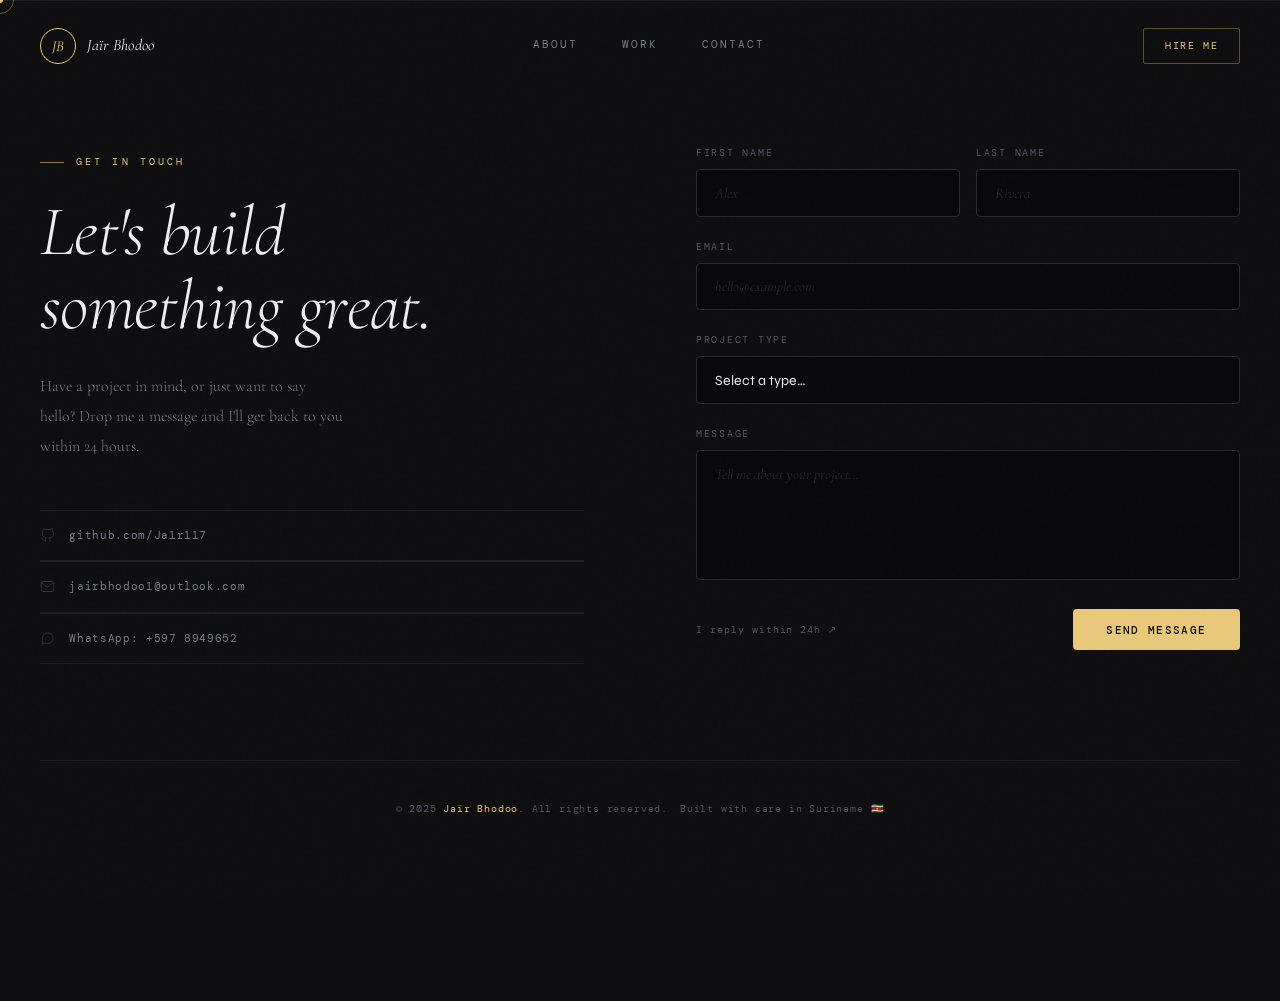
<file: html/contact.html>
<!DOCTYPE html>
<html lang="en">
<head>
  <meta charset="UTF-8" />
  <meta name="viewport" content="width=device-width, initial-scale=1.0" />
  <meta name="description" content="Jaïr Bhodoo — Contact" />
  <title>Contact — Jaïr Bhodoo</title>
  <link rel="stylesheet" href="../css/main.css" />
  <link rel="stylesheet" href="../css/nav.css" />
  <link rel="stylesheet" href="../css/contact.css" />
</head>
<body>
  <div id="cursor"></div>
  <div id="cursorRing"></div>

  <header>
    <div class="container nav-inner">
      <a href="../html/index.html" class="nav-logo">
        <div class="nav-logo-mark">JB</div>
        <span class="nav-logo-text">Jaïr Bhodoo</span>
      </a>
      <nav class="nav-links" id="navLinks">
        <a href="../html/about.html">About</a>
        <a href="../html/work.html">Work</a>
        <a href="../html/contact.html" class="active">Contact</a>
      </nav>
      <a href="../html/contact.html" class="nav-cta">Hire me</a>
      <button class="nav-toggle" id="navToggle" aria-label="Toggle menu">
        <span></span><span></span><span></span>
      </button>
    </div>
  </header>

  <section id="contact" class="section">
    <div class="container">
      <div class="contact-inner">
        <div class="contact-heading">
          <p class="section-label reveal">Get in touch</p>
          <h2 class="section-title reveal">Let's build<br />something great.</h2>
          <p class="contact-sub reveal">
            Have a project in mind, or just want to say hello? Drop me a message and I'll get back to you within 24 hours.
          </p>
          <ul class="contact-socials reveal">
            <li>
              <a href="https://github.com/Ja1r117" class="social-link" target="_blank" rel="noopener">
                <svg class="social-icon" viewBox="0 0 24 24" fill="none" stroke="currentColor" stroke-width="1.5"><path d="M9 19c-5 1.5-5-2.5-7-3m14 6v-3.87a3.37 3.37 0 0 0-.94-2.61c3.14-.35 6.44-1.54 6.44-7A5.44 5.44 0 0 0 20 4.77 5.07 5.07 0 0 0 19.91 1S18.73.65 16 2.48a13.38 13.38 0 0 0-7 0C6.27.65 5.09 1 5.09 1A5.07 5.07 0 0 0 5 4.77a5.44 5.44 0 0 0-1.5 3.78c0 5.42 3.3 6.61 6.44 7A3.37 3.37 0 0 0 9 18.13V22"/></svg>
                github.com/Ja1r117
              </a>
            </li>
            <li>
              <a href="mailto:jairbhodoo1@outlook.com" class="social-link">
                <svg class="social-icon" viewBox="0 0 24 24" fill="none" stroke="currentColor" stroke-width="1.5"><path d="M4 4h16c1.1 0 2 .9 2 2v12c0 1.1-.9 2-2 2H4c-1.1 0-2-.9-2-2V6c0-1.1.9-2 2-2z"/><polyline points="22,6 12,13 2,6"/></svg>
                jairbhodoo1@outlook.com
              </a>
            </li>
            <li>
              <a href="https://wa.me/5978949652" class="social-link" target="_blank" rel="noopener">
                <svg class="social-icon" viewBox="0 0 24 24" fill="none" stroke="currentColor" stroke-width="1.5"><path d="M21 11.5a8.38 8.38 0 0 1-.9 3.8 8.5 8.5 0 0 1-7.6 4.7 8.38 8.38 0 0 1-3.8-.9L3 21l1.9-5.7a8.38 8.38 0 0 1-.9-3.8 8.5 8.5 0 0 1 4.7-7.6 8.38 8.38 0 0 1 3.8-.9h.5a8.48 8.48 0 0 1 8 8v.5z"/></svg>
                WhatsApp: +597 8949652
              </a>
            </li>
          </ul>
        </div>

        <div class="reveal">
          <form class="contact-form" id="contactForm" novalidate>
            <div class="form-row">
              <div class="form-group">
                <label for="fname">First name</label>
                <input type="text" id="fname" name="fname" placeholder="Alex" required />
              </div>
              <div class="form-group">
                <label for="lname">Last name</label>
                <input type="text" id="lname" name="lname" placeholder="Rivera" required />
              </div>
            </div>
            <div class="form-group">
              <label for="email">Email</label>
              <input type="email" id="email" name="email" placeholder="hello@example.com" required />
            </div>
            <div class="form-group">
              <label for="project">Project type</label>
              <select id="project" name="project">
                <option value="" disabled selected>Select a type…</option>
                <option value="website">Website / Landing Page</option>
                <option value="webapp">Web Application</option>
                <option value="other">Other</option>
              </select>
            </div>
            <div class="form-group">
              <label for="message">Message</label>
              <textarea id="message" name="message" placeholder="Tell me about your project…" required></textarea>
            </div>
            <div class="form-submit">
              <span class="form-note">I reply within 24h ↗</span>
              <button type="submit" class="btn btn-primary">Send message</button>
            </div>
          </form>
          <div class="form-success" id="formSuccess">✦ Message sent — I'll be in touch soon.</div>
        </div>
      </div>

      <footer class="contact-footer">
        <span class="footer-copy">© 2025 <span>Jaïr Bhodoo</span>. All rights reserved.</span>
        <span>Built with care in Suriname 🇸🇷</span>
      </footer>
    </div>
  </section>

  <script src="../js/main.js"></script>
</body>
</html>
</file>
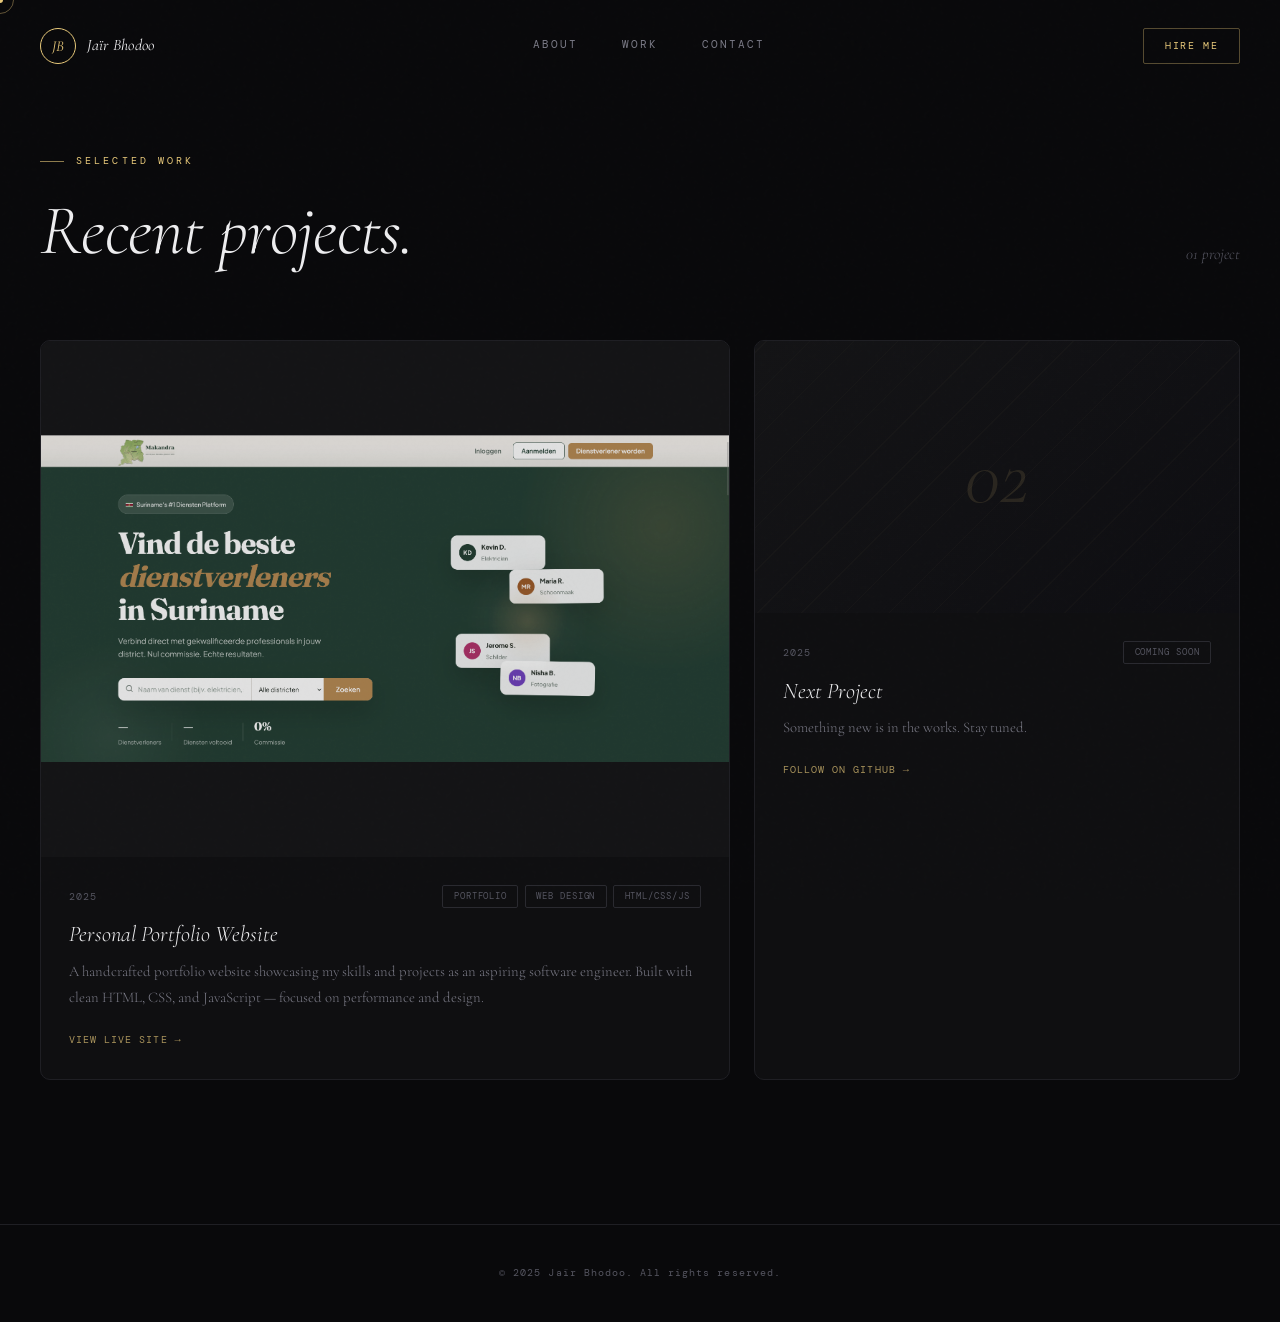
<file: html/work.html>
<!DOCTYPE html>
<html lang="en">
<head>
  <meta charset="UTF-8" />
  <meta name="viewport" content="width=device-width, initial-scale=1.0" />
  <meta name="description" content="Jaïr Bhodoo — Work & Projects" />
  <title>Work — Jaïr Bhodoo</title>
  <link rel="stylesheet" href="../css/main.css" />
  <link rel="stylesheet" href="../css/nav.css" />
  <link rel="stylesheet" href="../css/work.css" />
</head>
<body>
  <div id="cursor"></div>
  <div id="cursorRing"></div>

  <header>
    <div class="container nav-inner">
      <a href="../html/index.html" class="nav-logo">
        <div class="nav-logo-mark">JB</div>
        <span class="nav-logo-text">Jaïr Bhodoo</span>
      </a>
      <nav class="nav-links" id="navLinks">
        <a href="../html/about.html">About</a>
        <a href="../html/work.html" class="active">Work</a>
        <a href="../html/contact.html">Contact</a>
      </nav>
      <a href="../html/contact.html" class="nav-cta">Hire me</a>
      <button class="nav-toggle" id="navToggle" aria-label="Toggle menu">
        <span></span><span></span><span></span>
      </button>
    </div>
  </header>

  <section id="work" class="section">
    <div class="container">
      <div class="work-header">
        <div>
          <p class="section-label reveal">Selected work</p>
          <h2 class="section-title reveal">Recent projects.</h2>
        </div>
        <span class="work-count reveal">01 project</span>
      </div>

      <div class="projects-grid">
        <article class="project-card project-card--feature reveal">
          <div class="card-img">
            <img src="../img/mkdra.png" alt="Makandra project screenshot" />
          </div>
          <div class="card-body">
            <div class="card-meta">
              <span class="card-year">2025</span>
              <div class="card-tags">
                <span class="card-tag">Portfolio</span>
                <span class="card-tag">Web Design</span>
                <span class="card-tag">HTML/CSS/JS</span>
              </div>
            </div>
            <h3 class="card-title">Personal Portfolio Website</h3>
            <p class="card-desc">
              A handcrafted portfolio website showcasing my skills and projects as an aspiring software engineer. Built with clean HTML, CSS, and JavaScript — focused on performance and design.
            </p>
            <a href="https://ja1r117.github.io/portfolio-main/" class="card-link" target="_blank" rel="noopener">View live site →</a>
          </div>
        </article>

        <article class="project-card project-card--half reveal">
          <div class="card-img">
            <div class="card-img-placeholder"><span class="card-num">02</span></div>
          </div>
          <div class="card-body">
            <div class="card-meta">
              <span class="card-year">2025</span>
              <div class="card-tags"><span class="card-tag">Coming soon</span></div>
            </div>
            <h3 class="card-title">Next Project</h3>
            <p class="card-desc">Something new is in the works. Stay tuned.</p>
            <a href="https://github.com/Ja1r117" class="card-link" target="_blank" rel="noopener">Follow on GitHub →</a>
          </div>
        </article>
      </div>
    </div>
  </section>

  <footer class="page-footer">
    <span>© 2025 Jaïr Bhodoo. All rights reserved.</span>
  </footer>

  <script src="../js/main.js"></script>
</body>
</html>
</file>
<file: css/main.css>
/* ─── main.css — Studio-Grade Portfolio ─── */

@import url('https://fonts.googleapis.com/css2?family=Cormorant+Garamond:ital,wght@0,300;0,400;0,600;1,300;1,400&family=Syne:wght@400;500;600;700;800&family=DM+Mono:ital,wght@0,300;0,400;1,300&display=swap');

/* ─── CSS Variables ─── */
:root {
  --bg:          #09090b;
  --surface:     #0f0f11;
  --surface2:    #141416;
  --surface3:    #1a1a1e;
  --border:      #1f1f24;
  --border2:     #2a2a30;
  --accent:      #e8c97a;        /* warm antique gold */
  --accent2:     #f0d896;        /* lighter gold */
  --accent3:     #c4a24d;        /* deeper gold */
  --accent-dim:  rgba(232,201,122,0.07);
  --accent-glow: rgba(232,201,122,0.18);
  --text:        #ededef;
  --text2:       #c4c4c8;
  --muted:       #555560;
  --muted2:      #7a7a86;
  --red:         #e8624a;

  --font-display: 'Syne', sans-serif;
  --font-serif:   'Cormorant Garamond', serif;
  --font-mono:    'DM Mono', monospace;

  --radius:       4px;
  --radius-lg:    10px;
  --t:            0.35s cubic-bezier(0.4,0,0.2,1);
  --t-slow:       0.8s cubic-bezier(0.4,0,0.2,1);
  --max-w:        1320px;
}

/* ─── Reset ─── */
*, *::before, *::after { box-sizing: border-box; margin: 0; padding: 0; }
html { scroll-behavior: smooth; font-size: 16px; }
body {
  background: var(--bg);
  color: var(--text);
  font-family: var(--font-display);
  line-height: 1.6;
  cursor: none;
  overflow-x: hidden;
}
a { color: inherit; text-decoration: none; transition: color var(--t); }
img, svg { display: block; max-width: 100%; }
ul { list-style: none; }

/* ─── Custom Cursor ─── */
#cursor {
  position: fixed;
  width: 6px; height: 6px;
  background: var(--accent);
  border-radius: 50%;
  pointer-events: none;
  z-index: 9999;
  transform: translate(-50%, -50%);
  transition: width 0.2s, height 0.2s;
  mix-blend-mode: normal;
}
#cursorRing {
  position: fixed;
  width: 28px; height: 28px;
  border: 1px solid rgba(232,201,122,0.4);
  border-radius: 50%;
  pointer-events: none;
  z-index: 9998;
  transform: translate(-50%, -50%);
  transition: width 0.25s, height 0.25s, border-color 0.25s;
}

/* ─── Scroll Reveal ─── */
.reveal {
  opacity: 0;
  transform: translateY(28px);
  transition: opacity 0.75s ease, transform 0.75s ease;
}
.reveal.visible { opacity: 1; transform: none; }

.reveal-left {
  opacity: 0;
  transform: translateX(-36px);
  transition: opacity 0.85s ease, transform 0.85s ease;
}
.reveal-left.visible { opacity: 1; transform: none; }

.reveal-right {
  opacity: 0;
  transform: translateX(36px);
  transition: opacity 0.85s ease, transform 0.85s ease;
}
.reveal-right.visible { opacity: 1; transform: none; }

/* ─── Layout ─── */
.container {
  width: 100%;
  max-width: var(--max-w);
  margin: 0 auto;
  padding: 0 2.5rem;
}
.section { padding: 9rem 0; }

.section-label {
  display: inline-flex;
  align-items: center;
  gap: 0.75rem;
  font-family: var(--font-mono);
  font-size: 0.65rem;
  letter-spacing: 0.3em;
  text-transform: uppercase;
  color: var(--accent);
  margin-bottom: 1.5rem;
}
.section-label::before {
  content: '';
  width: 24px; height: 1px;
  background: var(--accent);
  opacity: 0.6;
}

.section-title {
  font-family: var(--font-serif);
  font-size: clamp(2.8rem, 5.5vw, 5rem);
  font-weight: 300;
  line-height: 1.05;
  letter-spacing: -0.01em;
  font-style: italic;
}

/* ─── Buttons ─── */
.btn {
  display: inline-flex;
  align-items: center;
  gap: 0.65rem;
  padding: 0.85rem 2.1rem;
  font-family: var(--font-mono);
  font-size: 0.7rem;
  letter-spacing: 0.12em;
  border-radius: var(--radius);
  border: none;
  cursor: none;
  transition: background var(--t), color var(--t), transform var(--t), box-shadow var(--t);
  position: relative;
  overflow: hidden;
  text-transform: uppercase;
}
.btn::before {
  content: '';
  position: absolute;
  inset: 0;
  background: rgba(255,255,255,0.04);
  opacity: 0;
  transition: opacity var(--t);
}
.btn:hover::before { opacity: 1; }

.btn-primary {
  background: var(--accent);
  color: #0a0a0c;
  font-weight: 500;
}
.btn-primary:hover {
  background: var(--accent2);
  transform: translateY(-2px);
  box-shadow: 0 14px 36px rgba(232,201,122,0.22);
}

.btn-ghost {
  background: transparent;
  color: var(--text2);
  border: 1px solid var(--border2);
}
.btn-ghost:hover {
  border-color: var(--accent);
  color: var(--accent);
  transform: translateY(-2px);
}

/* ─── Divider ─── */
.divider {
  height: 1px;
  background: var(--border);
}

/* ─── Noise Texture ─── */
body::after {
  content: '';
  position: fixed;
  inset: 0;
  background-image: url("data:image/svg+xml,%3Csvg viewBox='0 0 256 256' xmlns='http://www.w3.org/2000/svg'%3E%3Cfilter id='noise'%3E%3CfeTurbulence type='fractalNoise' baseFrequency='0.85' numOctaves='4' stitchTiles='stitch'/%3E%3C/filter%3E%3Crect width='100%25' height='100%25' filter='url(%23noise)' opacity='0.03'/%3E%3C/svg%3E");
  pointer-events: none;
  z-index: 9990;
  opacity: 0.35;
}

/* ─── Page Footer ─── */
.page-footer {
  padding: 2.5rem;
  text-align: center;
  border-top: 1px solid var(--border);
  font-family: var(--font-mono);
  font-size: 0.65rem;
  color: var(--muted);
  letter-spacing: 0.1em;
}

/* ─── Responsive ─── */
@media (max-width: 768px) {
  .container { padding: 0 1.5rem; }
  .section { padding: 6rem 0; }
}
</file>
<file: css/nav.css>
/* ─── nav.css ─── */

header {
  position: fixed;
  top: 0; left: 0; right: 0;
  z-index: 1000;
  padding: 1.75rem 0;
  transition: background var(--t), padding var(--t), border-color var(--t);
}

header.scrolled {
  background: rgba(9,9,11,0.94);
  backdrop-filter: blur(24px);
  -webkit-backdrop-filter: blur(24px);
  border-bottom: 1px solid var(--border);
  padding: 1.1rem 0;
}

.nav-inner {
  display: flex;
  align-items: center;
  justify-content: space-between;
}

/* ─── Logo ─── */
.nav-logo {
  display: flex;
  align-items: center;
  gap: 0.7rem;
  transition: opacity var(--t);
}

.nav-logo-mark {
  width: 36px; height: 36px;
  background: transparent;
  border: 1px solid var(--accent);
  color: var(--accent);
  font-family: var(--font-serif);
  font-size: 0.95rem;
  font-style: italic;
  font-weight: 400;
  display: flex;
  align-items: center;
  justify-content: center;
  border-radius: 50%;
  letter-spacing: 0.02em;
  flex-shrink: 0;
  transition: background var(--t), box-shadow var(--t);
}
.nav-logo:hover .nav-logo-mark {
  background: var(--accent-dim);
  box-shadow: 0 0 18px rgba(232,201,122,0.2);
}
.nav-logo:hover { opacity: 0.85; }
.nav-logo-text {
  font-family: var(--font-serif);
  font-size: 1rem;
  font-weight: 400;
  font-style: italic;
  color: var(--text);
  letter-spacing: 0.02em;
}

/* ─── Nav Links ─── */
.nav-links {
  display: flex;
  align-items: center;
  gap: 2.75rem;
}

.nav-links a {
  font-family: var(--font-mono);
  font-size: 0.68rem;
  letter-spacing: 0.18em;
  text-transform: uppercase;
  color: var(--muted2);
  position: relative;
  transition: color var(--t);
  padding-bottom: 2px;
}

.nav-links a::after {
  content: '';
  position: absolute;
  left: 0; bottom: 0;
  width: 0; height: 1px;
  background: var(--accent);
  transition: width var(--t);
}

.nav-links a:hover,
.nav-links a.active { color: var(--text); }
.nav-links a:hover::after,
.nav-links a.active::after { width: 100%; }

/* ─── CTA ─── */
.nav-cta {
  font-family: var(--font-mono);
  font-size: 0.65rem;
  letter-spacing: 0.15em;
  text-transform: uppercase;
  padding: 0.55rem 1.3rem;
  border: 1px solid rgba(232,201,122,0.35);
  border-radius: 2px;
  color: var(--accent);
  background: transparent;
  transition: background var(--t), border-color var(--t), color var(--t), box-shadow var(--t);
}
.nav-cta:hover {
  background: var(--accent);
  color: #0a0a0c;
  border-color: var(--accent);
  box-shadow: 0 0 24px rgba(232,201,122,0.2);
}

/* ─── Mobile ─── */
.nav-toggle {
  display: none;
  flex-direction: column;
  gap: 5px;
  background: none;
  border: none;
  cursor: none;
  padding: 4px;
}
.nav-toggle span {
  display: block;
  width: 20px; height: 1px;
  background: var(--text);
  transition: transform 0.3s, opacity 0.3s;
}
.nav-toggle.open span:nth-child(1) { transform: translateY(6px) rotate(45deg); }
.nav-toggle.open span:nth-child(2) { opacity: 0; }
.nav-toggle.open span:nth-child(3) { transform: translateY(-6px) rotate(-45deg); }

@media (max-width: 768px) {
  .nav-toggle { display: flex; }
  .nav-cta { display: none; }
  .nav-links {
    display: none;
    position: absolute;
    top: 100%; left: 0; right: 0;
    flex-direction: column;
    gap: 0;
    background: rgba(9,9,11,0.98);
    backdrop-filter: blur(24px);
    border-top: 1px solid var(--border);
    border-bottom: 1px solid var(--border);
    padding: 1.5rem 2rem;
  }
  .nav-links.open { display: flex; }
  .nav-links a { 
    padding: 1rem 0; 
    font-size: 0.8rem; 
    border-bottom: 1px solid var(--border); 
    color: var(--text2);
  }
}
</file>
<file: css/hero.css>
/* ─── hero.css ─── */

#hero {
  min-height: 100svh;
  display: flex;
  flex-direction: column;
  justify-content: flex-end;
  padding-top: 9rem;
  padding-bottom: 0;
  position: relative;
  overflow: hidden;
}

/* Subtle diagonal rule bg */
#hero::before {
  content: '';
  position: absolute;
  inset: 0;
  background-image: 
    repeating-linear-gradient(
      -45deg,
      transparent,
      transparent 80px,
      rgba(232,201,122,0.013) 80px,
      rgba(232,201,122,0.013) 81px
    );
  pointer-events: none;
}

/* Radial warm glow — bottom left */
#hero::after {
  content: '';
  position: absolute;
  inset: 0;
  background:
    radial-gradient(ellipse 55% 45% at 5% 95%, rgba(232,201,122,0.06) 0%, transparent 65%),
    linear-gradient(to top, #09090b 0%, transparent 45%);
  pointer-events: none;
}

.hero-content {
  position: relative;
  z-index: 1;
  padding-bottom: 7rem;
}

/* Eyebrow */
.hero-eyebrow {
  display: flex;
  align-items: center;
  gap: 0.85rem;
  font-family: var(--font-mono);
  font-size: 0.68rem;
  letter-spacing: 0.28em;
  text-transform: uppercase;
  color: var(--muted2);
  margin-bottom: 2rem;
}
.hero-eyebrow::before {
  content: '';
  width: 28px; height: 1px;
  background: var(--accent);
  opacity: 0.7;
}

/* Big title — editorial serif */
.hero-title {
  font-family: var(--font-serif);
  font-size: clamp(5.5rem, 16vw, 17rem);
  font-weight: 300;
  line-height: 0.87;
  letter-spacing: -0.02em;
}

.hero-title .line { display: block; overflow: hidden; }
.hero-title .line-inner {
  display: block;
  transform: translateY(110%);
  animation: lineReveal 1.1s cubic-bezier(0.76, 0, 0.24, 1) forwards;
}
.hero-title .line:nth-child(1) .line-inner { animation-delay: 0.15s; }
.hero-title .line:nth-child(2) .line-inner { animation-delay: 0.35s; }
.hero-title .line:nth-child(3) .line-inner { animation-delay: 0.55s; }

@keyframes lineReveal {
  to { transform: translateY(0); }
}

.hero-title .outline {
  -webkit-text-stroke: 1px rgba(237,237,239,0.3);
  color: transparent;
  font-style: italic;
}
.hero-title .accent-text {
  color: var(--accent);
  font-style: italic;
}

/* Bottom row */
.hero-bottom {
  display: flex;
  align-items: flex-end;
  justify-content: space-between;
  flex-wrap: wrap;
  gap: 2.5rem;
  margin-top: 5rem;
}

.hero-desc {
  max-width: 38ch;
  font-family: var(--font-serif);
  font-size: 1.05rem;
  font-weight: 300;
  color: var(--muted2);
  line-height: 1.9;
  opacity: 0;
  animation: fadeUp 1s ease 0.95s forwards;
}

.hero-actions {
  display: flex;
  flex-wrap: wrap;
  gap: 0.75rem;
  opacity: 0;
  animation: fadeUp 1s ease 1.15s forwards;
}

@keyframes fadeUp {
  from { opacity: 0; transform: translateY(18px); }
  to   { opacity: 1; transform: none; }
}
.hero-video {
  position: absolute;
  inset: 0;
  width: 100%;
  height: 100%;
  object-fit: fill;
  opacity: 0.1;
  pointer-events: none;
  z-index: 0;
}
/* Status badge */
.status-badge {
  display: inline-flex;
  align-items: center;
  gap: 0.55rem;
  font-family: var(--font-mono);
  font-size: 0.65rem;
  letter-spacing: 0.15em;
  text-transform: uppercase;
  padding: 0.45rem 1.1rem;
  border: 1px solid var(--border2);
  border-radius: 2px;
  color: var(--muted2);
  margin-bottom: 3rem;
  opacity: 0;
  animation: fadeUp 0.8s ease 0.05s forwards;
}

.status-dot {
  width: 5px; height: 5px;
  border-radius: 50%;
  background: var(--accent);
  box-shadow: 0 0 7px var(--accent);
  animation: blink 2.5s ease-in-out infinite;
}
@keyframes blink {
  0%, 100% { opacity: 1; }
  50% { opacity: 0.25; }
}

/* Scroll hint */
.scroll-hint {
  position: absolute;
  bottom: 2rem;
  left: 50%;
  transform: translateX(-50%);
  z-index: 1;
  display: flex;
  flex-direction: column;
  align-items: center;
  gap: 0.5rem;
  font-family: var(--font-mono);
  font-size: 0.57rem;
  letter-spacing: 0.25em;
  text-transform: uppercase;
  color: var(--muted);
  animation: bob 3s ease-in-out infinite;
}
.scroll-hint::after {
  content: '';
  width: 1px; height: 36px;
  background: linear-gradient(to bottom, rgba(232,201,122,0.4), transparent);
}
@keyframes bob {
  0%,100% { transform: translateX(-50%) translateY(0); }
  50%      { transform: translateX(-50%) translateY(7px); }
}

/* Marquee */
.hero-marquee {
  position: relative;
  border-top: 1px solid var(--border);
  overflow: hidden;
  padding: 0.85rem 0;
  background: var(--surface);
  z-index: 1;
}
.marquee-track {
  display: flex;
  gap: 3rem;
  width: max-content;
  animation: marquee 35s linear infinite;
}
.marquee-item {
  font-family: var(--font-mono);
  font-size: 0.63rem;
  letter-spacing: 0.18em;
  text-transform: uppercase;
  color: var(--muted);
  white-space: nowrap;
  display: flex;
  align-items: center;
  gap: 1.5rem;
}
.marquee-item::after {
  content: '◆';
  color: var(--accent);
  font-size: 0.4rem;
  opacity: 0.6;
}
@keyframes marquee {
  from { transform: translateX(0); }
  to   { transform: translateX(-50%); }
}

@media (max-width: 600px) {
  .hero-bottom { flex-direction: column; align-items: flex-start; }
  .hero-title .outline { -webkit-text-stroke-width: 0.5px; }
  .hero-content { padding-bottom: 5rem; }
}
</file>
<file: css/about.css>
/* ─── about.css ─── */

#about {
  background: var(--surface);
  border-top: 1px solid var(--border);
  border-bottom: 1px solid var(--border);
}

.about-grid {
  display: grid;
  grid-template-columns: 1.1fr 0.9fr;
  gap: 7rem;
  align-items: center;
}

/* ─── Text ─── */
.about-text .about-story {
  font-family: var(--font-serif);
  font-size: 1.05rem;
  font-weight: 300;
  color: var(--muted2);
  line-height: 1.95;
  margin-top: 1.75rem;
}
.about-text .about-story strong {
  color: var(--text2);
  font-weight: 400;
}
.about-text .about-story + .about-story {
  margin-top: 1.1rem;
}

.about-actions {
  display: flex;
  flex-wrap: wrap;
  gap: 1rem;
  margin-top: 2.75rem;
}

/* Skills chips */
.skills-list {
  display: flex;
  flex-wrap: wrap;
  gap: 0.5rem;
  margin-top: 2.75rem;
}
.skill-chip {
  font-family: var(--font-mono);
  font-size: 0.6rem;
  letter-spacing: 0.12em;
  text-transform: uppercase;
  padding: 0.35rem 0.85rem;
  border: 1px solid var(--border2);
  border-radius: 2px;
  color: var(--muted2);
  transition: border-color var(--t), color var(--t), background var(--t);
}
.skill-chip:hover {
  border-color: rgba(232,201,122,0.4);
  color: var(--accent);
  background: var(--accent-dim);
}

/* Stats */
.about-stats {
  display: flex;
  gap: 2.5rem;
  margin-top: 3.5rem;
  padding-top: 2.5rem;
  border-top: 1px solid var(--border);
}
.stat-num {
  font-family: var(--font-serif);
  font-style: italic;
  font-size: 3rem;
  font-weight: 300;
  color: var(--accent);
  line-height: 1;
}
.stat-label {
  font-family: var(--font-mono);
  font-size: 0.6rem;
  color: var(--muted);
  margin-top: 0.35rem;
  letter-spacing: 0.12em;
  text-transform: uppercase;
}

/* ─── Photo ─── */
.about-visual {
  position: relative;
}

.photo-frame {
  position: relative;
  aspect-ratio: 3/4;
  overflow: hidden;
  border-radius: 1px;
}

/* Fine corner marks */
.photo-frame::before,
.photo-frame::after {
  content: '';
  position: absolute;
  z-index: 3;
  width: 20px; height: 20px;
  border-color: var(--accent);
  border-style: solid;
  opacity: 0.6;
}
.photo-frame::before {
  top: -3px; left: -3px;
  border-width: 1px 0 0 1px;
}
.photo-frame::after {
  bottom: -3px; right: -3px;
  border-width: 0 1px 1px 0;
}

.photo-frame img {
  width: 100%;
  height: 100%;
  object-fit: cover;
  object-position: center top;
  filter: contrast(1.04) saturate(0.7) brightness(0.92);
  transition: transform 0.9s ease, filter 0.6s ease;
}
.photo-frame:hover img {
  transform: scale(1.03);
  filter: contrast(1.04) saturate(0.9) brightness(0.98);
}

/* Warm tint overlay */
.photo-overlay {
  position: absolute;
  inset: 0;
  z-index: 2;
  background: linear-gradient(
    160deg,
    transparent 50%,
    rgba(232,201,122,0.08) 100%
  );
  mix-blend-mode: screen;
  pointer-events: none;
}

/* Subtle grain on photo */
.photo-scanlines {
  position: absolute;
  inset: 0;
  z-index: 2;
  background: repeating-linear-gradient(
    0deg,
    transparent,
    transparent 3px,
    rgba(0,0,0,0.04) 3px,
    rgba(0,0,0,0.04) 4px
  );
  pointer-events: none;
  opacity: 0.3;
}

/* Floating tag */
.about-tag {
  position: absolute;
  bottom: -0.85rem;
  left: -1.1rem;
  background: var(--surface2);
  border: 1px solid var(--border2);
  color: var(--muted2);
  font-family: var(--font-mono);
  font-size: 0.6rem;
  letter-spacing: 0.14em;
  padding: 0.5rem 0.9rem;
  border-radius: 2px;
  z-index: 5;
  text-transform: uppercase;
}
.about-tag span {
  color: var(--accent);
}

/* Accent box */
.about-accent-box {
  position: absolute;
  top: 2.5rem; right: -1.75rem;
  width: 70px; height: 70px;
  border: 1px solid rgba(232,201,122,0.15);
  border-radius: 1px;
  background: rgba(232,201,122,0.02);
  z-index: 0;
}

@media (max-width: 900px) {
  .about-grid {
    grid-template-columns: 1fr;
    gap: 4.5rem;
  }
  .about-visual {
    max-width: 360px;
    margin: 0 auto;
  }
}
</file>
<file: css/work.css>
/* ─── work.css ─── */

.projects-grid {
  display: grid;
  grid-template-columns: repeat(12, 1fr);
  gap: 1.5rem;
  margin-top: 4.5rem;
}

.project-card--feature { grid-column: span 7; }
.project-card--half    { grid-column: span 5; }
.project-card--full    { grid-column: span 12; }

/* ─── Card ─── */
.project-card {
  background: var(--surface);
  border: 1px solid var(--border);
  border-radius: var(--radius-lg);
  overflow: hidden;
  transition: border-color var(--t), transform var(--t-slow), box-shadow var(--t-slow);
  position: relative;
  cursor: none;
}
.project-card:hover {
  border-color: rgba(232,201,122,0.25);
  transform: translateY(-6px);
  box-shadow: 0 28px 70px rgba(0,0,0,0.55), 0 0 0 1px rgba(232,201,122,0.07);
}

/* Top accent line on hover */
.project-card::before {
  content: '';
  position: absolute;
  top: 0; left: 0; right: 0;
  height: 1px;
  background: linear-gradient(90deg, transparent, var(--accent), transparent);
  opacity: 0;
  transition: opacity var(--t);
  z-index: 2;
}
.project-card:hover::before { opacity: 0.6; }

/* ─── Card Image ─── */
.card-img {
  width: 100%;
  aspect-ratio: 16/9;
  overflow: hidden;
  position: relative;
  background: var(--surface2);
}
.project-card--feature .card-img { aspect-ratio: 4/3; }

.card-img img {
  width: 100%;
  height: 100%;
  object-fit: contain;
  transition: transform 0.9s ease;
  filter: saturate(0.7) brightness(0.88);
}
.project-card:hover .card-img img {
  transform: scale(1.06);
  filter: saturate(0.9) brightness(0.96);
}

/* Placeholder bg */
.card-img-placeholder {
  width: 100%; height: 100%;
  display: flex;
  align-items: center;
  justify-content: center;
  background: var(--surface2);
  position: relative;
  overflow: hidden;
}
.card-img-placeholder::before {
  content: '';
  position: absolute;
  inset: 0;
  background: 
    repeating-linear-gradient(-45deg, transparent, transparent 30px, rgba(232,201,122,0.02) 30px, rgba(232,201,122,0.02) 31px),
    linear-gradient(135deg, var(--surface2) 0%, #0e0e12 100%);
}
.card-num {
  font-family: var(--font-serif);
  font-style: italic;
  font-size: 5rem;
  font-weight: 300;
  color: rgba(232,201,122,0.12);
  position: relative;
  z-index: 1;
  line-height: 1;
}

.card-img::after {
  content: '';
  position: absolute;
  inset: 0;
  background: rgba(232,201,122,0.04);
  opacity: 0;
  transition: opacity var(--t);
}
.project-card:hover .card-img::after { opacity: 1; }

/* ─── Card Body ─── */
.card-body { padding: 1.75rem; }

.card-meta {
  display: flex;
  align-items: center;
  justify-content: space-between;
  margin-bottom: 0.85rem;
}

.card-year {
  font-family: var(--font-mono);
  font-size: 0.6rem;
  color: var(--muted);
  letter-spacing: 0.12em;
}

.card-tags { display: flex; gap: 0.4rem; flex-wrap: wrap; }
.card-tag {
  font-family: var(--font-mono);
  font-size: 0.57rem;
  letter-spacing: 0.1em;
  text-transform: uppercase;
  padding: 0.2rem 0.65rem;
  border: 1px solid var(--border2);
  border-radius: 2px;
  color: var(--muted);
  transition: border-color var(--t), color var(--t);
}
.project-card:hover .card-tag {
  border-color: rgba(232,201,122,0.3);
  color: var(--accent3);
}

.card-title {
  font-family: var(--font-serif);
  font-style: italic;
  font-size: 1.4rem;
  font-weight: 300;
  letter-spacing: 0;
  margin-bottom: 0.6rem;
  transition: color var(--t);
  line-height: 1.2;
}
.project-card:hover .card-title { color: var(--accent); }

.card-desc {
  font-family: var(--font-serif);
  font-size: 0.92rem;
  font-weight: 300;
  color: var(--muted2);
  line-height: 1.8;
}

.card-link {
  display: inline-flex;
  align-items: center;
  gap: 0.45rem;
  margin-top: 1.35rem;
  font-family: var(--font-mono);
  font-size: 0.65rem;
  color: var(--accent);
  letter-spacing: 0.1em;
  text-transform: uppercase;
  transition: gap var(--t), opacity var(--t);
  opacity: 0.7;
}
.card-link:hover { gap: 0.8rem; opacity: 1; }

/* ─── Work header ─── */
.work-header {
  display: flex;
  align-items: flex-end;
  justify-content: space-between;
  flex-wrap: wrap;
  gap: 1rem;
}
.work-count {
  font-family: var(--font-serif);
  font-style: italic;
  font-size: 1rem;
  font-weight: 300;
  color: var(--muted);
}

/* ─── Responsive ─── */
@media (max-width: 1024px) {
  .project-card--feature,
  .project-card--half { grid-column: span 12; }
}
@media (max-width: 600px) {
  .projects-grid { gap: 1rem; }
  .card-body { padding: 1.25rem; }
}
</file>
<file: css/contact.css>
/* ─── contact.css ─── */

#contact {
  background: var(--surface);
  border-top: 1px solid var(--border);
}

.contact-inner {
  display: grid;
  grid-template-columns: 1fr 1fr;
  gap: 7rem;
  align-items: start;
}

/* Left */
.contact-sub {
  margin-top: 1.75rem;
  font-family: var(--font-serif);
  font-size: 1rem;
  font-weight: 300;
  color: var(--muted2);
  line-height: 1.9;
  max-width: 38ch;
}

.contact-socials {
  display: flex;
  flex-direction: column;
  gap: 0;
  margin-top: 3rem;
}

.social-link {
  display: flex;
  align-items: center;
  gap: 0.9rem;
  font-family: var(--font-mono);
  font-size: 0.68rem;
  color: var(--muted2);
  letter-spacing: 0.06em;
  padding: 1rem 0;
  border-bottom: 1px solid var(--border);
  transition: color var(--t), padding-left var(--t);
}
.social-link:first-child { border-top: 1px solid var(--border); }
.social-link:hover {
  color: var(--accent);
  padding-left: 0.5rem;
}

.social-icon {
  width: 15px; height: 15px;
  opacity: 0.35;
  transition: opacity var(--t);
  flex-shrink: 0;
}
.social-link:hover .social-icon { opacity: 1; }

/* Form */
.contact-form {
  display: flex;
  flex-direction: column;
  gap: 1.35rem;
}

.form-row {
  display: grid;
  grid-template-columns: 1fr 1fr;
  gap: 1rem;
}

.form-group {
  display: flex;
  flex-direction: column;
  gap: 0.55rem;
}

.form-group label {
  font-family: var(--font-mono);
  font-size: 0.6rem;
  letter-spacing: 0.18em;
  text-transform: uppercase;
  color: var(--muted);
}

.form-group input,
.form-group textarea,
.form-group select {
  background: var(--bg);
  border: 1px solid var(--border2);
  border-radius: var(--radius);
  color: var(--text);
  font-family: var(--font-display);
  font-size: 0.88rem;
  padding: 0.9rem 1.1rem;
  transition: border-color var(--t), box-shadow var(--t);
  outline: none;
  resize: none;
    -webkit-appearance: none;
    appearance: none;
    -moz-appearance: none;
}
.form-group input:focus,
.form-group textarea:focus,
.form-group select:focus {
  border-color: rgba(232,201,122,0.5);
  box-shadow: 0 0 0 3px rgba(232,201,122,0.06);
}
.form-group textarea { min-height: 130px; }
.form-group select option { background: #111; }
.form-group input::placeholder,
.form-group textarea::placeholder { 
  color: var(--muted); 
  opacity: 0.4; 
  font-family: var(--font-serif);
  font-style: italic;
  font-size: 0.92rem;
}

.form-submit {
  display: flex;
  align-items: center;
  justify-content: space-between;
  flex-wrap: wrap;
  gap: 1rem;
  padding-top: 0.5rem;
}
.form-note {
  font-family: var(--font-mono);
  font-size: 0.6rem;
  color: var(--muted);
  letter-spacing: 0.1em;
}

/* Success */
.form-success {
  display: none;
  padding: 2.25rem;
  border: 1px solid rgba(232,201,122,0.25);
  border-radius: var(--radius-lg);
  background: rgba(232,201,122,0.03);
  font-family: var(--font-serif);
  font-style: italic;
  font-size: 1rem;
  font-weight: 300;
  color: var(--accent);
  text-align: center;
}
.form-success.visible { display: block; }

/* Footer */
.contact-footer {
  display: flex;
  align-items: center;
  justify-content: center;
  padding: 2.5rem 0;
  margin-top: 6rem;
  border-top: 1px solid var(--border);
  font-family: var(--font-mono);
  font-size: 0.63rem;
  color: var(--muted);
  flex-wrap: wrap;
  gap: 0.75rem;
  letter-spacing: 0.08em;
}
.footer-copy span { color: var(--accent); }

@media (max-width: 900px) {
  .contact-inner { grid-template-columns: 1fr; gap: 4rem; }
  .form-row { grid-template-columns: 1fr; }
}
</file>
